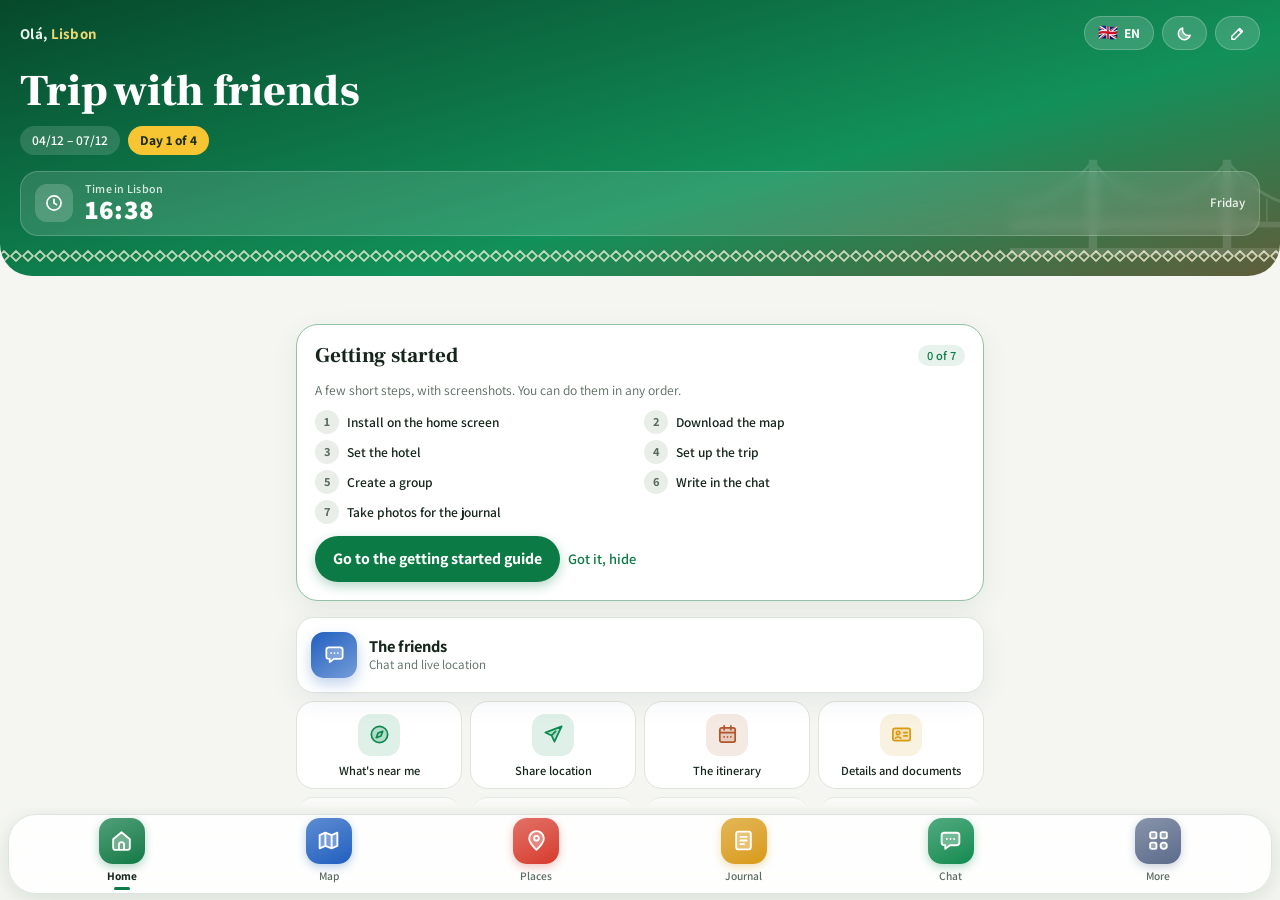
<file: index.html>
<!doctype html>
<html lang="he" dir="rtl">
<head>
<meta charset="utf-8">
<meta name="viewport" content="width=device-width, initial-scale=1, viewport-fit=cover">
<title>ליסבון שלנו</title>
<script src="i18n.js"></script>
<meta name="description" content="המדריך האישי לטיול בליסבון: מפה חיה, שופינג, מסעדות, מסלול וכלים">
<meta name="theme-color" content="#f5f6f1" media="(prefers-color-scheme: light)">
<meta name="theme-color" content="#0c1611" media="(prefers-color-scheme: dark)">
<meta name="apple-mobile-web-app-capable" content="yes">
<meta name="apple-mobile-web-app-title" content="ליסבון">
<link rel="manifest" href="manifest.webmanifest">
<script>/* קישור הזמנה באייפון: בלי manifest, "הוספה למסך הבית" שומרת את הכתובת עם הקוד, והאפליקציה שבמסך הבית מצטרפת לבד */
if (/[?&][jk]=/.test(location.search) && /iPhone|iPad|iPod/.test(navigator.userAgent) && !/CriOS|FxiOS|EdgiOS/.test(navigator.userAgent) && !navigator.standalone) document.querySelector('link[rel=manifest]').remove();</script>
<link rel="icon" href="icon.svg" type="image/svg+xml">
<link rel="apple-touch-icon" sizes="180x180" href="icon-180.png">
<link rel="preconnect" href="https://fonts.googleapis.com">
<link rel="preconnect" href="https://fonts.gstatic.com" crossorigin>
<link rel="stylesheet" href="https://fonts.googleapis.com/css2?family=Assistant:wght@400;500;600;700&family=Frank+Ruhl+Libre:wght@500;700;900&family=Gveret+Levin&family=Caveat:wght@500;700&display=swap">
<link rel="stylesheet" href="vendor/leaflet.css">
<link rel="stylesheet" href="app.css">
<script>/* מצב בהיר / כהה שנבחר ידנית: מפעילים או מכבים את כללי ה-CSS של "מצב כהה", בלי לשכפל אותם */
window.applyTheme = function (t) {
  for (var i = 0; i < document.styleSheets.length; i++) { var rules; try { rules = document.styleSheets[i].cssRules; } catch (e) { continue; }
    for (var j = 0; j < rules.length; j++) { var r = rules[j]; if (!r.media) continue; r._q = r._q || r.media.mediaText; if (!/prefers-color-scheme/.test(r._q)) continue;
      r.media.mediaText = !t ? r._q : (t === 'dark') === /dark/.test(r._q) ? 'all' : 'not all'; } }
  document.documentElement.dataset.theme = t || ''; document.documentElement.style.colorScheme = t || 'light dark';
  var m = document.querySelector('meta[name=theme-color]'); if (m && t) { m.removeAttribute('media'); m.content = t === 'dark' ? '#0c1611' : '#f5f6f1'; }
};
try { var th = localStorage.getItem('lisboa.theme'); if (th === 'dark' || th === 'light') applyTheme(th); } catch (e) {}</script>
</head>
<body>

<main id="app">
  <!-- בית -->
  <section class="view" id="v-home" data-view="home">
    <header class="hero">
      <div class="hero-top">
        <p class="eyebrow">אוֹלָה, <span>ליסבון</span></p>
        <span class="hero-btns"><button class="hero-set hero-lang" id="langBtn" type="button" translate="no" aria-label="Language"><i id="langFlag"></i><b id="langNow"></b></button>
        <button class="hero-set round" id="themeBtn" type="button" aria-label="מצב בהיר או כהה"></button>
        <button class="hero-set round" id="tripBtn" type="button" aria-label="הגדרות הנסיעה"><svg viewBox="0 0 24 24" width="15" height="15" fill="none" stroke="currentColor" stroke-width="2.2" stroke-linecap="round" stroke-linejoin="round"><path d="M4 20h4L19 9l-4-4L4 16z"/><path d="M13.5 6.5l4 4"/></svg></button></span>
      </div>
      <h1 id="heroTitle"></h1>
      <p class="hero-sub"><span id="heroDates"></span><b id="heroCount"></b></p>
      <div class="hero-clock"><i><svg viewBox="0 0 24 24" width="20" height="20" fill="none" stroke="currentColor" stroke-width="2" stroke-linecap="round" aria-hidden="true"><circle cx="12" cy="12" r="8.500"/><path d="M12 7.500V12l3 2"/></svg></i><span><small>השעה בליסבון</small><b id="heroTime" translate="no"></b></span><em id="heroDay"></em></div>
      <svg class="hero-art" viewBox="0 0 320 120" aria-hidden="true">
        <g fill="currentColor">
          <rect x="0" y="84" width="320" height="6"/>
          <rect x="84" y="18" width="9" height="94"/><rect x="227" y="18" width="9" height="94"/>
          <rect x="80" y="40" width="17" height="4"/><rect x="223" y="40" width="17" height="4"/><rect x="80" y="62" width="17" height="4"/><rect x="223" y="62" width="17" height="4"/>
          <rect x="0" y="112" width="320" height="8"/>
        </g>
        <g fill="none" stroke="currentColor" stroke-width="3" stroke-linecap="round">
          <path d="M0 66Q46 70 88 20Q160 104 232 20Q274 70 320 66"/>
          <path stroke-width="1.5" d="M110 44v40M128 60v24M146 70v14M160 73v11M174 70v14M192 60v24M210 44v40M66 46v38M46 60v24M24 66v18M254 46v38M274 60v24M296 66v18"/>
        </g>
      </svg>
    </header>
    <div class="stack">
      <div id="weather" class="weather" aria-label="תחזית"></div>
      <p class="wx-upd" id="wxUpd"></p>
      <section class="card note-home" id="noteHome" hidden></section>
      <div id="alertBox"></div>
      <section class="card install" id="installCard" hidden>
        <img src="icon-180.png" alt="" width="56" height="56">
        <div><h2>התקנה למסך הבית</h2><p class="muted small" id="installTxt"></p>
        <div class="row"><button class="btn sm" id="installBtn" type="button">התקנה</button><button class="link" id="installHide" type="button">לא עכשיו</button></div></div>
      </section>
      <section class="card starthome" id="startHome" hidden>
        <div class="card-head"><h2>איך מתחילים</h2><span class="pill" id="startCount"></span></div>
        <p class="muted small">כמה צעדים קצרים, עם צילומי מסך. אפשר לעשות אותם בכל סדר.</p>
        <div class="start-dots" id="startDots"></div>
        <div class="row"><button class="btn" data-jump="startCard" type="button">למדריך ההתחלה</button><button class="link" id="startHide" type="button">הבנתי, להסתיר</button></div>
      </section>
      <section class="card setup" id="setupCard" hidden>
        <h2>איזו נסיעה זו?</h2>
        <p class="muted small">בנות, בנים, משפחה או חברים, ואולי יום הולדת? לפי זה יותאמו ההמלצות, המסלול והיומן.</p>
        <div class="row"><button class="btn" id="setupBtn" type="button">הגדרת הנסיעה</button><button class="btn ghost" data-go="group" type="button">יש לי קוד קבוצה</button></div>
      </section>
      <div class="quick">
        <button class="qbtn wide" data-go="group"><i class="ic" data-ic="chat" style="--c:#1f5fbf"></i><span><b class="grpname">הקבוצה</b><small id="grpHint">צ׳אט ומיקום חי</small></span><span class="faces" id="grpFaces"></span><em class="nbadge" id="grpBadge" hidden></em></button>
        <button class="qbtn" data-act="near"><i class="ic" data-ic="compass" style="--c:#0b8a4f"></i><span><b>מה קרוב אליי</b><small>מקומות לפי מרחק</small></span></button>
        <button class="qbtn" data-act="share"><i class="ic" data-ic="send" style="--c:#0b8a4f"></i><span><b>שיתוף מיקום</b><small>שליחה בוואטסאפ</small></span></button>
        <button class="qbtn" data-go="plan"><i class="ic" data-ic="cal" style="--c:#b0562a"></i><span><b>המסלול</b><small id="todayPlan"></small></span></button>
        <button class="qbtn" data-jump="meCard"><i class="ic" data-ic="id" style="--c:#d99a12"></i><span><b>פרטים ומסמכים</b><small>דרכון, ביטוח, אישורים</small></span></button>
        <button class="qbtn" data-jump="taxCard"><i class="ic" data-ic="percent" style="--c:#d99a12"></i><span><b>Tax Free</b><small>איך מקבלים החזר מס</small></span></button>
        <button class="qbtn" data-jump="offlineCard"><i class="ic" data-ic="download" style="--c:#1f5fbf"></i><span><b>מפה בלי אינטרנט</b><small id="offHint">הורדה לטלפון</small></span></button>
        <button class="qbtn" data-act="favs"><i class="ic" data-ic="heart" style="--c:#d6392b"></i><span><b>הרשימה שלי</b><small id="favCount"></small></span></button>
        <button class="qbtn" data-go="journal"><i class="ic" data-ic="book" style="--c:#d6392b"></i><span><b>היומן שלנו</b><small>תמונות ורגעים</small></span></button>
      </div>
      <section class="card" id="hotelCard"></section>
      <section class="card" id="flightsCard"></section>
      <details class="card bday" id="occCard" hidden></details>
      <section>
        <div class="sec-head"><h2>אסור לפספס</h2><button class="link" data-go="places">לכל המקומות</button></div>
        <div class="rail" id="topRail"></div>
      </section>
    </div>
  </section>

  <!-- מפה -->
  <section class="view" id="v-map" data-view="map" hidden>
    <div id="map"></div>
    <div class="map-chips chips" id="mapChips"></div>
    <div class="map-fabs">
      <button class="fab" id="btnLocate" aria-label="המיקום שלי">
        <svg viewBox="0 0 24 24" width="22" height="22" fill="none" stroke="currentColor" stroke-width="2"><circle cx="12" cy="12" r="3.5"/><path d="M12 2v4M12 18v4M2 12h4M18 12h4"/></svg>
      </button>
      <button class="fab" id="btnLayers" aria-label="סוג המפה">
        <svg viewBox="0 0 24 24" width="22" height="22" fill="none" stroke="currentColor" stroke-width="2" stroke-linejoin="round"><path d="M12 3 3 8l9 5 9-5zM3 12l9 5 9-5M3 16l9 5 9-5"/></svg>
      </button>
      <button class="fab" id="btnHotel" aria-label="המלון">
        <svg viewBox="0 0 24 24" width="22" height="22" fill="none" stroke="currentColor" stroke-width="2"><path d="M3 21V10l9-7 9 7v11h-6v-6H9v6z"/></svg>
      </button>
    </div>
    <div class="map-status" id="gpsStatus" hidden></div>
  </section>

  <!-- מקומות -->
  <section class="view" id="v-places" data-view="places" hidden>
    <header class="page-head">
      <h1>מקומות</h1>
      <input type="search" id="search" placeholder="חיפוש: אריחים, גג, פשטל…" autocomplete="off">
    </header>
    <div class="area-box" id="areaBox" hidden>
      <div class="sec-head"><h2>איפה כדאי לגור</h2><span class="muted small">אזורים ומלונות</span></div>
      <div class="rail" id="areaRail"></div>
    </div>
    <div class="chips" id="placeChips"></div>
    <div class="sortbar" id="sortbar">
      <button data-sort="rec" class="on">מומלצים</button>
      <button data-sort="me">קרוב אליי</button>
      <button data-sort="hotel">קרוב למלון</button>
    </div>
    <div class="list" id="placeList"></div>
  </section>

  <!-- יומן -->
  <section class="view" id="v-journal" data-view="journal" hidden>
    <header class="page-head jr-head">
      <div class="jr-tabs" role="tablist"><button id="jrTabMe" type="button">היומן שלי <em id="jrNMe"></em></button><button id="jrTabUs" type="button">היומן המשותף <em id="jrNUs"></em></button></div>
      <p class="jr-kicker" id="jrKicker"></p>
      <h1 class="hand" id="jrTitle">היומן שלי</h1>
    </header>
    <div class="jr-actions">
      <label class="btn" for="camIn"><svg viewBox="0 0 24 24" width="20" height="20" fill="none" stroke="currentColor" stroke-width="2" stroke-linejoin="round"><path d="M4 8h3l2-3h6l2 3h3v11H4z"/><circle cx="12" cy="13" r="3.5"/></svg>צילום</label>
      <label class="btn ghost" for="vidIn"><svg viewBox="0 0 24 24" width="20" height="20" fill="none" stroke="currentColor" stroke-width="2" stroke-linejoin="round"><rect x="3" y="6" width="13" height="12" rx="2"/><path d="M16 10l5-3v10l-5-3z"/></svg>סרטון</label>
      <label class="btn ghost" for="upIn">העלאה</label>
      <button class="btn ghost" id="jrNote">כתיבה</button>
    </div>
    <input type="file" id="camIn" accept="image/*" capture="environment" hidden>
    <input type="file" id="vidIn" accept="video/*" capture="environment" hidden>
    <input type="file" id="upIn" accept="image/*,video/*" multiple hidden>
    <div class="jr-show"><button class="btn sea" id="jrShow" type="button"><svg viewBox="0 0 24 24" width="20" height="20" fill="currentColor"><path d="M8 5v14l11-7z"/></svg><span id="jrShowTxt">מצגת הטיול</span></button><button class="btn ghost" id="bkOpen" type="button">גיבוי תמונות<em class="nbadge" id="bkCount" hidden></em></button></div>
    <div class="bk-banner" id="bkBanner" hidden><span id="bkBannerTxt"></span><button class="btn sm" id="bkBannerBtn" type="button">גיבוי עכשיו</button><button class="link" id="bkBannerX" type="button">אחר כך</button></div>
    <div id="jrBody"></div>
  </section>

  <!-- הבנות -->
  <section class="view" id="v-group" data-view="group" hidden>
    <header class="page-head"><h1 class="grpname">הקבוצה</h1><p class="muted" id="grpStatus"></p></header>
    <div class="stack" id="grpJoin">
      <section class="card">
        <h2>להצטרף לקבוצה</h2>
        <p class="invited" id="grpInvited" hidden></p>
        <form id="grpJoinForm" class="form-in">
          <label>השם שלך<input id="grpName" autocomplete="off" maxlength="16" placeholder="השם שלך"></label>
          <label>קוד הקבוצה<input id="grpCodeIn" autocomplete="off" autocapitalize="characters" placeholder="XXXX-XXXX" dir="ltr"></label>
          <button class="btn">הצטרפות עם הקוד</button>
        </form>
        <p class="muted small" style="margin:14px 0 8px">מי שמארגן פותח קבוצה, מגדיר את הנסיעה ושולח את הקוד לכולם:</p>
        <button class="btn ghost" id="grpNew" type="button">פתיחת קבוצה חדשה</button>
      </section>
      <p class="muted small center">ההודעות והמיקומים מוצפנים בטלפון עם הקוד. רק מי שיש לו את הקוד יכול לקרוא.</p>
    </div>
    <div class="stack" id="grpMain" hidden>
      <section class="card" id="tripCard"></section>
      <section class="card">
        <div class="card-head"><div><small class="muted">קוד הקבוצה</small><div class="gcode" id="grpCode" dir="ltr"></div></div><button class="btn sm" id="grpInvite">הזמנה לקבוצה</button></div>
        <div class="myav"><span id="myFace"></span><div><b>התמונה שלי</b><small class="muted">הקבוצה תראה אותה בצ׳אט, במפה ובעמוד הבית</small>
          <div class="row"><label class="btn sm" for="avIn">בחירת תמונה</label><button class="link" id="avClear" type="button" hidden>הסרה</button></div></div></div>
        <input type="file" id="avIn" accept="image/*" hidden>
        <label class="switch"><input type="checkbox" id="grpShare"><span>לשתף את המיקום שלי עם הקבוצה</span></label>
        <div id="grpMembers" class="mems"></div>
      </section>
      <button class="btn" data-go="chat" type="button">פתיחת הצ׳אט</button>
      <section class="card" id="pushNative" hidden>
        <div class="card-head"><h2 class="h-ic"><i class="ic" data-ic="phone" style="--c:#d6392b"></i>התראות</h2><span class="pill" id="pushState"></span></div>
        <p class="muted small" id="pushTxt">התראה קופצת על כל הודעה בצ׳אט, גם כשהאפליקציה סגורה. לחיצה עליה פותחת את האפליקציה.</p>
        <div class="row" style="margin-top:10px"><button class="btn" id="pushOn" type="button">הפעלת התראות</button><button class="btn ghost sm" id="pushTest" type="button" hidden>התראת ניסיון</button></div>
      </section>
      <section class="card"><h2>מקומות שסימנו</h2><div id="grpFavs" class="tags"></div></section>
      <button class="link center" id="grpLeave">יציאה מהקבוצה</button>
      <p class="muted small center">כשהאפליקציה פתוחה ההודעות מגיעות מיד, עם צליל.</p>
    </div>
  </section>

  <!-- צ׳אט -->
  <section class="view chatview" id="v-chat" data-view="chat" hidden>
    <header class="chat-head"><button class="chat-hd" data-go="group" type="button" aria-label="פרטי הקבוצה"><span class="faces" id="chatFaces"></span><span class="chat-tt"><b id="chatTitle">הצ׳אט שלנו</b><small id="chatStatus"></small></span><svg class="chat-chev" width="20" height="20" viewBox="0 0 24 24" fill="none" stroke="currentColor" stroke-width="2" stroke-linecap="round" stroke-linejoin="round" aria-hidden="true"><path d="M15 6l-6 6 6 6"/></svg></button></header>
    <div class="chat-empty" id="chatEmpty" hidden><p>עוד אין קבוצה. פותחים קבוצה או מצטרפות עם קוד, ואז הצ׳אט נפתח כאן.</p><button class="btn" data-go="group" type="button">לקבוצה</button></div>
    <div class="chat-body" id="chatBody">
        <div class="chat-wrap"><div id="grpChat" class="chat"></div>
          <button type="button" class="chat-down" id="chatDown" aria-label="להודעות האחרונות" hidden><svg width="22" height="22" viewBox="0 0 24 24" fill="none" stroke="currentColor" stroke-width="2" stroke-linecap="round" stroke-linejoin="round" aria-hidden="true"><path d="M6 9l6 6 6-6"/></svg><em id="chatDownN" hidden></em></button></div>
        <div id="grpQuick" class="tags"><button class="tag" type="button">איפה כולם?</button><button class="tag" type="button">אני בדרך</button><button class="tag" type="button">נפגשים במלון</button><button class="tag" type="button" data-here>📍 אני כאן, בואו</button></div>
        <div id="emojiPanel" class="emoji-panel" hidden></div>
        <div class="composer">
          <div class="replybar" id="replyBar" hidden><span class="rb-txt"><b id="replyWho"></b><small id="replyTxt" translate="no" dir="auto"></small></span><button type="button" class="rb-x" id="replyX" aria-label="ביטול"><svg width="18" height="18" viewBox="0 0 24 24" fill="none" stroke="currentColor" stroke-width="2" stroke-linecap="round" stroke-linejoin="round" aria-hidden="true"><path d="M6 6l12 12M18 6L6 18"/></svg></button></div>
          <form id="grpForm" class="chatform">
            <div class="cpill"><button type="button" class="cbtn" id="emojiBtn" aria-label="סמיילים"><svg width="24" height="24" viewBox="0 0 24 24" fill="none" stroke="currentColor" stroke-width="2" stroke-linecap="round" stroke-linejoin="round" aria-hidden="true"><circle cx="12" cy="12" r="9"/><path d="M8.500 14.500a4.500 4.500 0 0 0 7 0M9 9.500h.01M15 9.500h.01"/></svg></button><textarea id="grpText" rows="1" autocomplete="off" maxlength="1000" placeholder="הודעה לקבוצה…" dir="auto"></textarea><label class="cbtn" for="chatFile" aria-label="צירוף תמונה או מסמך"><svg width="23" height="23" viewBox="0 0 24 24" fill="none" stroke="currentColor" stroke-width="2" stroke-linecap="round" stroke-linejoin="round" aria-hidden="true"><path d="M20.500 11.500l-8.300 8.300a5 5 0 0 1-7.100-7.100l8.500-8.500a3.300 3.300 0 0 1 4.700 4.700l-8.500 8.500a1.700 1.700 0 0 1-2.400-2.400l7.800-7.800"/></svg></label></div>
            <button class="cround send" id="sendBtn" aria-label="שליחה" hidden><svg width="21" height="21" viewBox="0 0 24 24" fill="none" stroke="currentColor" stroke-width="2" stroke-linecap="round" stroke-linejoin="round" aria-hidden="true"><path d="M2 12 21 3l-6 18-3-8z"/></svg></button>
            <button type="button" class="cround mic" id="micBtn" aria-label="הקלטת הודעה קולית" hidden><svg width="22" height="22" viewBox="0 0 24 24" fill="none" stroke="currentColor" stroke-width="2" stroke-linecap="round" stroke-linejoin="round" aria-hidden="true"><rect x="9" y="3" width="6" height="11" rx="3"/><path d="M5.500 11a6.500 6.500 0 0 0 13 0M12 17.500V21"/></svg></button>
          </form>
          <div class="recbar" id="recBar" hidden><button type="button" class="cbtn rec-x" id="recCancel" aria-label="ביטול ההקלטה"><svg width="22" height="22" viewBox="0 0 24 24" fill="none" stroke="currentColor" stroke-width="2" stroke-linecap="round" stroke-linejoin="round" aria-hidden="true"><path d="M4 7h16M9 7V4.500h6V7M6.500 7l1 12.500h9l1-12.500M10 11v5M14 11v5"/></svg></button><i class="rec-dot"></i><b id="recTime" translate="no">0:00</b><span class="rec-hint">מקליטה…</span><button type="button" class="cround send" id="recSend" aria-label="שליחת ההקלטה"><svg width="21" height="21" viewBox="0 0 24 24" fill="none" stroke="currentColor" stroke-width="2" stroke-linecap="round" stroke-linejoin="round" aria-hidden="true"><path d="M2 12 21 3l-6 18-3-8z"/></svg></button></div>
        </div>
        <input type="file" id="chatFile" hidden>
    </div>
  </section>

  <!-- מסלול -->
  <section class="view" id="v-plan" data-view="plan" hidden>
    <header class="page-head">
      <h1>ארבעה ימים</h1>
      <p class="muted">הצעה גמישה. לוחצים על מקום כדי לראות פרטים ולנווט.</p>
    </header>
    <div class="daytabs" id="dayTabs"></div>
    <div id="planBody"></div>
  </section>

  <!-- עוד -->
  <section class="view" id="v-more" data-view="more" hidden>
    <header class="page-head"><h1>ארגז כלים</h1></header>
    <div class="stack">
      <details class="card acc" id="notesCard" open>
        <summary><i class="ic" data-ic="cal" style="--c:#d99a12"></i>פנקס ותזכורות <span class="pill" id="notesCount" hidden></span></summary>
        <form id="noteForm" class="note-form">
          <input id="noteText" maxlength="200" autocomplete="off" placeholder="מה לזכור? להזמין שולחן, לקנות מתנה…">
          <button type="button" class="note-bell" id="noteBell" aria-label="הוספת תזכורת עם שעה">⏰</button>
          <button class="btn sm">הוספה</button>
          <label id="noteWhen" class="note-when" hidden>מתי להזכיר<input id="noteAt" type="datetime-local"></label>
        </form>
        <div id="notesList" class="notes-list"></div>
        <p class="muted small">תזכורת עם שעה מופיעה במסך הבית ביום שלה וקופצת כשהאפליקציה פתוחה. הפנקס אישי ונשמר בטלפון, לכל נסיעה בנפרד.</p>
      </details>

      <details class="card acc" id="startCard">
        <summary><i class="ic" data-ic="compass" style="--c:#0b8a4f"></i>איך מתחילים</summary>
        <p class="muted small">כמה צעדים, עם צילומי מסך וכפתור שמוביל ישר למקום. צעד שהושלם מסומן ב־✓.</p>
        <div id="startSteps" class="start-steps"></div>
      </details>

      <details class="card acc" id="guideCard">
        <summary><i class="ic" data-ic="bulb" style="--c:#d99a12"></i>מדריך לאפליקציה</summary>
        <p class="muted small">כל מה שחשוב לדעת, בשפה פשוטה. לוחצים על נושא כדי לפתוח.</p>
        <div id="guide" class="guide"></div>
      </details>

      <details class="card acc" id="tripsCard">
        <summary><i class="ic" data-ic="bag" style="--c:#b0562a"></i>הנסיעות שלי</summary>
        <p class="muted small">נוסעים שוב לליסבון? הנסיעה הנוכחית נשמרת עם היומן, הצ'אט והמסלול שלה, ומתחילים נסיעה חדשה ונקייה. אפשר לחזור לכל נסיעה שמורה, וגם למחוק נסיעה יחד עם היומן שלה.</p>
        <div id="tripsList" class="trips"></div>
        <button class="btn" id="tripNew" type="button">התחלת נסיעה חדשה</button>
      </details>

      <details class="card acc" id="meCard">
        <summary><i class="ic" data-ic="id" style="--c:#d99a12"></i>הפרטים והמסמכים שלי</summary>
        <p class="muted small">נשמר רק בטלפון הזה ולא נשלח לשום מקום.</p>
        <div class="grid2" id="meForm">
          <label class="wide">שם מלא, כמו בדרכון<input id="me_name" data-k="name" autocomplete="off"></label>
          <label>מספר דרכון<input id="me_pass" data-k="pass" autocomplete="off" autocapitalize="characters"></label>
          <label>תוקף הדרכון<input id="me_passExp" data-k="passExp" type="date"></label>
          <label>חברת ביטוח<input id="me_ins" data-k="ins" autocomplete="off"></label>
          <label>מספר פוליסה<input id="me_insNo" data-k="insNo" autocomplete="off"></label>
          <label class="wide">מוקד החירום של הביטוח<input id="me_insTel" data-k="insTel" type="tel" autocomplete="off"></label>
          <label>איש קשר לחירום<input id="me_ice" data-k="ice" autocomplete="off"></label>
          <label>הטלפון שלו<input id="me_iceTel" data-k="iceTel" type="tel" autocomplete="off"></label>
          <label class="wide">מספר אישור ההזמנה במלון<input id="me_hotelRef" data-k="hotelRef" autocomplete="off"></label>
          <label class="wide">מידע רפואי חשוב (אלרגיות, תרופות, סוג דם)<input id="me_med" data-k="med" autocomplete="off"></label>
        </div>
        <div id="meNote"></div>
        <h3 class="sub-h">מסמכים מצולמים</h3>
        <p class="muted small">דרכון, כרטיס עלייה למטוס, ביטוח, אישור מלון. התמונה מטושטשת עד שלוחצים עליה.</p>
        <select id="docType" aria-label="סוג המסמך">
          <option>דרכון</option><option>כרטיס עלייה למטוס</option><option>כרטיס טיסה</option><option>ביטוח נסיעות</option><option>אישור הזמנת מלון</option><option>מסמך אחר</option>
        </select>
        <div class="row">
          <label class="btn sm" for="docCam">צילום המסמך</label>
          <label class="btn ghost sm" for="docUp">העלאה מהגלריה</label>
        </div>
        <input type="file" id="docCam" accept="image/*" capture="environment" hidden>
        <input type="file" id="docUp" accept="image/*" hidden>
        <div id="docGrid" class="docgrid"></div>
      </details>

      <section class="card" id="offlineCard">
        <div class="card-head"><h2 class="h-ic"><i class="ic" data-ic="download" style="--c:#1f5fbf"></i>מפה בלי אינטרנט</h2><span class="pill" id="offState"></span></div>
        <p class="muted small">מורידה לטלפון את מפת הרחובות של מרכז ליסבון ברמת רחוב ואת כל האזור: בלם, שדה התעופה, סינטרה וקשקאיש. כ־20 מ״ב, עדיף ב־Wi‑Fi לפני הטיסה. ה־GPS עובד גם בלי חבילת גלישה.</p>
        <progress id="offBar" max="100" value="0" hidden></progress>
        <div class="row" style="margin-top:10px"><button class="btn sea" id="offBtn">הורדת המפה</button><span class="muted small" id="offMsg"></span></div>
      </section>

      <details class="card acc" id="taxCard">
        <summary><i class="ic" data-ic="percent" style="--c:#d99a12"></i>החזר מס – Tax Free</summary>
        <p>תיירות מחוץ לאיחוד האירופי (דרכון ישראלי) זכאיות להחזר המע״מ על קניות. המע״מ בפורטוגל 23%, וההחזר בפועל אחרי עמלה הוא בערך <b>12–15 אחוז מהמחיר</b>.</p>
        <div class="conv taxcalc">
          <label>סכום הקנייה ב־€<input id="taxAmt" type="number" inputmode="decimal"></label>
          <label>החזר משוער<output id="taxOut" class="out" dir="auto">—</output></label>
        </div>
        <h3 class="sub-h">בחנות</h3>
        <ol class="steps">
          <li>מינימום של <b>בערך 61.50 אירו בחנות אחת באותו יום</b>. כדאי לרכז קניות בחנות אחת או בכל־בו כמו אל קורטה אינגלס.</li>
          <li>לחפש שלט Tax Free (Global Blue או Planet) ולבקש בקופה: <b dir="ltr">"Tax free form, please"</b>.</li>
          <li>להציג <b>דרכון</b>. יש חנויות שמסתפקות בצילום, אבל לא כולן.</li>
          <li>לשמור את הטופס יחד עם הקבלה, ולא להשתמש במוצרים: הם צריכים לצאת מפורטוגל חדשים, עם התוויות.</li>
        </ol>
        <h3 class="sub-h">בשדה התעופה, ביום החזרה</h3>
        <ol class="steps">
          <li>להגיע <b>כ־45 דקות מוקדם יותר</b>. במוצאי שבת יכול להיות תור.</li>
          <li><b>לפני הצ׳ק־אין</b>, אם הקניות במזוודה: לגשת לעמדות האימות האלקטרוניות (e‑Taxfree) או לדלפק המכס באולם היציאות, עם הטפסים, הקבלות, הדרכון, כרטיס הטיסה והמוצרים עצמם.</li>
          <li>אחרי ביקורת הדרכונים: דלפק Global Blue או Planet. החזר <b>לכרטיס האשראי</b> מלא יותר, במזומן יש עמלה נוספת.</li>
          <li>אין זמן או שהדלפק סגור? לשלשל את הטופס החתום לתיבת הדואר של חברת ההחזר שליד הדלפק.</li>
        </ol>
        <p class="muted small">ההחזר לא חל על מסעדות, מלון ושירותים. הנהלים והעמלות משתנים בין חברות, כדאי לשאול בחנות.</p>
      </details>

      <details class="card acc" open>
        <summary><i class="ic" data-ic="euro" style="--c:#d99a12"></i>מחשבון אירו ⇄ שקל</summary>
        <div class="conv">
          <label>אירו<input id="eur" type="number" inputmode="decimal"></label>
          <label>שקלים<input id="ils" type="number" inputmode="decimal"></label>
        </div>
        <p class="muted small">שער: <input id="rate" class="rate" type="number" step="0.01" inputmode="decimal"> ₪ לאירו <span id="rateSrc"></span></p>
      </details>

      <details class="card acc">
        <summary><i class="ic" data-ic="wallet" style="--c:#0b8a4f"></i>קופה משותפת</summary>
        <p class="muted small">מי שילם על מה, ומי מעביר למי בסוף.</p>
        <form id="kupaPeople" class="row">
          <input id="personName" placeholder="שם של משתתף" autocomplete="off">
          <button class="btn sm">הוספה</button>
        </form>
        <div class="tags" id="peopleTags"></div>
        <form id="kupaExp" class="grid2">
          <input id="expDesc" placeholder="על מה? (מונית, ארוחה…)" autocomplete="off">
          <input id="expAmt" type="number" step="0.01" inputmode="decimal" placeholder="סכום ב־€">
          <select id="expPayer" aria-label="מי שילם"></select>
          <button class="btn sm">רישום</button>
        </form>
        <div id="kupaList"></div>
        <div id="kupaSum"></div>
      </details>

      <details class="card acc">
        <summary><i class="ic" data-ic="bag" style="--c:#b0562a"></i>רשימת אריזה <span class="pill" id="packCount"></span></summary>
        <div id="packList" class="checks"></div>
        <form id="packAdd" class="row">
          <input id="packNew" placeholder="להוסיף פריט" autocomplete="off">
          <button class="btn sm">הוספה</button>
        </form>
      </details>

      <details class="card acc">
        <summary><i class="ic" data-ic="bulb" style="--c:#d99a12"></i>טיפים שכדאי לדעת</summary>
        <div id="tips"></div>
      </details>

      <details class="card acc">
        <summary><i class="ic" data-ic="chat" style="--c:#1f5fbf"></i>פורטוגזית בשתי דקות</summary>
        <div id="phrases" class="phrases"></div>
      </details>

      <details class="card acc">
        <summary><i class="ic" data-ic="phone" style="--c:#d6392b"></i>מספרי חירום</summary>
        <div id="emergency" class="emg"></div>
        <p class="muted small">לחיצה על מספר מחייגת. כדאי לשמור גם את מספר הביטוח.</p>
      </details>

      <section class="card langs" translate="no">
        <div class="card-head"><h2>שפה · Language</h2><button class="btn sm ghost" id="langOpen2" type="button"><span id="langFlag2"></span> <span id="langName2"></span></button></div>
      </section>
      <section class="card about">
        <h2>אודות</h2>
        <p><b>ליסבון שלנו</b> · מדריך ומלווה לטיול בליסבון</p>
        <p>פיתוח: דודו טל</p>
        <p class="muted small">© 2026 כל הזכויות שמורות.</p>
        <p class="small lic-info" id="licInfo" hidden></p>
      </section>
      <div class="center"><button class="btn ghost sm" id="updBtn" type="button">בדיקת עדכון</button> <span class="muted small" id="verTxt"></span></div>
      <p class="muted small center">שעות ומחירים משתנים – כדאי לוודא בגוגל מפות לפני שיוצאים.<br>כל מה שהזנת נשמר רק בטלפון הזה.</p>
    </div>
  </section>
</main>

<nav class="tabbar" aria-label="ניווט">
  <button data-go="home" style="--c:#0b7a45" class="on"><i class="tic" data-ic="home"></i>בית</button>
  <button data-go="map" style="--c:#1f5fbf"><i class="tic" data-ic="map"></i>מפה</button>
  <button data-go="places" style="--c:#d6392b"><i class="tic" data-ic="pin"></i>מקומות</button>
  <button data-go="journal" style="--c:#d99a12"><i class="tic" data-ic="book"></i>יומן</button>
  <button data-go="chat" style="--c:#0b8a4f"><i class="tic" data-ic="chat"></i>צ׳אט<em class="tbadge" id="chatBadge" hidden></em></button>
  <button data-go="more" style="--c:#5b6b8a"><i class="tic" data-ic="grid"></i>עוד<em class="tdot" id="moreDot" hidden></em></button>
</nav>

<!-- גיליון מקום -->
<dialog id="sheet" class="sheet"><div id="sheetBody"></div></dialog>

<!-- טופס טיסה -->
<dialog id="flightDlg" class="sheet">
  <form id="flightForm" method="dialog" class="form">
    <h2>טיסה</h2>
    <label>כיוון
      <select id="fDir"><option value="out">הלוך – לליסבון</option><option value="back">חזור – הביתה</option></select>
    </label>
    <div class="grid2">
      <label>מספר טיסה<input id="fNum" placeholder="LY541" autocapitalize="characters" autocomplete="off" required></label>
      <label>חברת תעופה<input id="fAir" placeholder="אל על" autocomplete="off"></label>
      <label>תאריך<input id="fDate" type="date" required></label>
      <label>שעת המראה<input id="fTime" type="time" required></label>
      <label>שעת נחיתה<input id="fArr" type="time"></label>
      <label>מספר הזמנה<input id="fRef" autocomplete="off" autocapitalize="characters"></label>
    </div>
    <label>הערות<input id="fNote" placeholder="טרמינל, מושב, כבודה…" autocomplete="off"></label>
    <div class="row end">
      <button type="button" class="btn ghost" id="fCancel">ביטול</button>
      <button class="btn" value="save">שמירה</button>
    </div>
  </form>
</dialog>

<!-- רשומת יומן -->
<dialog id="entryDlg" class="sheet">
  <form id="entryForm" method="dialog" class="form">
    <div class="entry-img" id="entryImgWrap" hidden><img id="entryImg" alt=""><video id="entryVid" controls playsinline preload="metadata" hidden></video></div>
    <p class="muted small" id="entryVidNote" hidden></p>
    <label class="hand-label">מה היה כאן?
      <textarea id="entryText" rows="3" placeholder="כמה מילים לזיכרון…"></textarea>
    </label>
    <label>איפה<select id="entryPlace"></select></label>
    <a class="link small" id="entryMapLink" target="_blank" rel="noopener" hidden>פתיחה במפה</a>
    <div class="tags" id="entryTags"></div>
    <div class="jr-where"><small>איפה לשמור</small>
    <label class="switch"><input type="checkbox" id="entryPersonal"><span id="entryPersonalTxt">ביומן האישי שלי</span></label>
    <label class="switch" id="entryShareRow" hidden><input type="checkbox" id="entryShared"><span>ביומן המשותף של הקבוצה</span></label></div>
    <div class="row end">
      <button type="button" class="btn ghost sm" id="entryDel">מחיקה</button>
      <button type="button" class="btn ghost sm" id="entryShare">שיתוף</button>
      <button class="btn" value="save" autofocus>שמירה ביומן</button>
    </div>
  </form>
</dialog>

<dialog id="layerDlg" class="sheet">
  <div class="form"><h2>סוג המפה</h2><div id="layerList" class="opts"></div>
  <p class="muted small">לניווט מדויק צעד־צעד: לחיצה על מקום ואז "ניווט בגוגל מפות".</p></div>
</dialog>

<dialog id="locDlg" class="sheet">
  <div class="form" id="locAsk">
    <h2>להציג אותך על המפה?</h2>
    <p>כדי לסמן את המיקום שלך על המפה, לחשב מרחקים ולתייג תמונות ביומן, האפליקציה צריכה גישה למיקום. אחרי הלחיצה הטלפון ישאל, ויש לבחור <b>"אפשר"</b>.</p>
    <p class="muted small">המיקום נשאר בטלפון ולא נשלח לאף אחד.</p>
    <div class="row end"><button type="button" class="btn ghost" id="locLater">לא עכשיו</button><button type="button" class="btn" id="locOk">אישור מיקום</button></div>
  </div>
  <div class="form" id="locHelp" hidden>
    <h2>המיקום חסום בטלפון</h2>
    <p>הטלפון לא נותן לדפדפן גישה למיקום, ולכן חלון האישור לא קופץ. מתקנים פעם אחת:</p>
    <ol class="steps">
      <li><b>אייפון:</b> הגדרות ← פרטיות ואבטחה ← שירותי מיקום. לוודא שהמתג למעלה דולק.</li>
      <li>באותה רשימה לבחור את הדפדפן (<b>Chrome</b>, או <b>אתרי Safari</b>) ולסמן <b>"בעת השימוש ביישום"</b> ו<b>"מיקום מדויק"</b>.</li>
      <li>לחזור לכאן, ללחוץ "רענון", וכשהטלפון שואל לבחור <b>"אפשר"</b>.</li>
      <li><b>אנדרואיד:</b> לחיצה על המנעול ליד הכתובת ← הרשאות ← מיקום ← אישור.</li>
    </ol>
    <div class="row end"><button type="button" class="btn ghost" id="locClose">סגירה</button><button type="button" class="btn" id="locReload">רענון</button></div>
  </div>
</dialog>

<dialog id="shotDlg" class="sheet shot"><img id="shotImg" alt=""><button type="button" class="btn" id="shotClose">סגירה</button></dialog>

<dialog id="tripDlg" class="sheet">
  <form id="tripForm" method="dialog" class="form">
    <h2 id="tripDlgTitle">הגדרת הנסיעה</h2>
    <p class="muted small" id="tripDlgNote"></p>
    <div class="opts trip-types" id="tripTypes"></div>
    <label>שם הנסיעה<input id="tripName" maxlength="40" autocomplete="off"></label>
    <div class="grid2">
      <label>אירוע<select id="tripOcc"></select></label>
      <label>תאריך ההגעה<input id="tripStart" type="date"></label>
    </div>
    <div class="trip-hotel"><small class="muted">המלון</small><b id="tripHotel"></b><small class="muted" id="tripHotelNote"></small></div>
    <div class="row end">
      <button type="button" class="btn ghost" id="tripCancel">ביטול</button>
      <button class="btn" value="save" autofocus id="tripSave">שמירה</button>
    </div>
  </form>
</dialog>

<dialog id="licDlg" class="lic-gate">
  <img src="icon-192.png" alt="" width="72" height="72">
  <h2>נדרש קישור הפעלה</h2>
  <p id="licMsg"></p>
  <ol class="inst" id="licSteps" hidden>
    <li>לוחצים על כפתור השיתוף בדפדפן.</li>
    <li>בוחרים <b>"הוספה למסך הבית"</b>.</li>
    <li>פותחים את האפליקציה מהאייקון החדש.</li>
  </ol>
  <form id="licForm">
    <input id="licIn" autocomplete="off" autocapitalize="off" dir="ltr" placeholder="P.xxxxxxxx.xxxx">
    <button class="btn" id="licGo">הפעלה</button>
    <p class="muted small">מדביקים כאן את הקישור או את הקוד שקיבלתם.</p>
  </form>
</dialog>
<dialog id="langDlg" class="sheet" translate="no">
  <h2>שפה · Language · Idioma</h2>
  <div class="lang-list">
    <button type="button" class="lang-opt" data-lang="he" style="--c:#1f5fbf"><i>🇮🇱</i><span><b>עברית</b><small>Hebrew</small></span><em></em></button>
    <button type="button" class="lang-opt" data-lang="en" style="--c:#d6392b"><i>🇬🇧</i><span><b>English</b><small>אנגלית</small></span><em></em></button>
    <button type="button" class="lang-opt" data-lang="es" style="--c:#d99a12"><i>🇪🇸</i><span><b>Español</b><small>ספרדית · Spanish</small></span><em></em></button>
  </div>
</dialog>
<dialog id="taxiDlg" class="taxi-full">
  <button type="button" class="taxi-x" id="taxiClose" aria-label="סגירה">✕</button>
  <p class="taxi-k">Por favor, leve-me a esta morada</p>
  <p class="taxi-big" id="taxiBig" translate="no" dir="ltr"></p>
  <p class="taxi-n" id="taxiName" translate="no" dir="ltr"></p>
  <p class="taxi-he">"בבקשה, קח אותי לכאן"</p>
</dialog>
<dialog id="msgDlg" class="msgmenu">
  <div class="rx-pill" id="msgRx"></div>
  <p class="msg-prev" id="msgPrev" translate="no" dir="auto"></p>
  <div class="msg-acts">
    <button id="msgReply" type="button"><svg width="20" height="20" viewBox="0 0 24 24" fill="none" stroke="currentColor" stroke-width="2" stroke-linecap="round" stroke-linejoin="round" aria-hidden="true"><path d="M9 7l-5 5 5 5M4 12h10a6 6 0 0 1 6 6v1"/></svg><span>השבה</span></button>
    <button id="msgCopy" type="button"><svg width="20" height="20" viewBox="0 0 24 24" fill="none" stroke="currentColor" stroke-width="2" stroke-linecap="round" stroke-linejoin="round" aria-hidden="true"><rect x="9" y="9" width="11" height="11" rx="2"/><path d="M5 15V6a2 2 0 0 1 2-2h9"/></svg><span>העתקה</span></button>
    <button id="msgEdit" type="button"><svg width="20" height="20" viewBox="0 0 24 24" fill="none" stroke="currentColor" stroke-width="2" stroke-linecap="round" stroke-linejoin="round" aria-hidden="true"><path d="M4 20h4L19 9l-4-4L4 16zM13.500 6.500l4 4"/></svg><span>עריכה</span></button>
    <button id="msgInfo" type="button"><svg width="20" height="20" viewBox="0 0 24 24" fill="none" stroke="currentColor" stroke-width="2" stroke-linecap="round" stroke-linejoin="round" aria-hidden="true"><path d="M2 12.500l4 4 8-9M11 16l1 .800 9-9.300"/></svg><span>מי קרא</span></button>
    <button id="msgRetry" type="button"><svg width="20" height="20" viewBox="0 0 24 24" fill="none" stroke="currentColor" stroke-width="2" stroke-linecap="round" stroke-linejoin="round" aria-hidden="true"><path d="M20 12a8 8 0 1 1-2.300-5.600M20 4v4.500h-4.500"/></svg><span>לנסות לשלוח שוב</span></button>
    <button id="msgDelAll" class="dng" type="button"><svg width="20" height="20" viewBox="0 0 24 24" fill="none" stroke="currentColor" stroke-width="2" stroke-linecap="round" stroke-linejoin="round" aria-hidden="true"><path d="M4 7h16M9 7V4.500h6V7M6.500 7l1 12.500h9l1-12.500M10 11v5M14 11v5"/></svg><span>מחיקה אצל כולם</span></button>
    <button id="msgDelMe" class="dng" type="button"><svg width="20" height="20" viewBox="0 0 24 24" fill="none" stroke="currentColor" stroke-width="2" stroke-linecap="round" stroke-linejoin="round" aria-hidden="true"><path d="M4 7h16M9 7V4.500h6V7M6.500 7l1 12.500h9l1-12.500"/></svg><span>מחיקה רק אצלי</span></button>
    <button id="msgCancel" type="button"><svg width="20" height="20" viewBox="0 0 24 24" fill="none" stroke="currentColor" stroke-width="2" stroke-linecap="round" stroke-linejoin="round" aria-hidden="true"><path d="M6 6l12 12M18 6L6 18"/></svg><span>ביטול</span></button>
  </div>
</dialog>
<dialog id="infoDlg" class="sheet">
  <div class="form">
    <h2 id="infoTitle">מי קרא</h2>
    <p class="info-quote" id="infoQuote"></p>
    <div id="infoBody"></div>
    <div class="row end"><button type="button" class="btn" id="infoClose">סגירה</button></div>
  </div>
</dialog>

<dialog id="fileDlg" class="viewer">
  <img id="fileImg" alt="">
  <button type="button" class="vw-x" id="fileClose" aria-label="סגירה"><svg width="22" height="22" viewBox="0 0 24 24" fill="none" stroke="currentColor" stroke-width="2" stroke-linecap="round" stroke-linejoin="round" aria-hidden="true"><path d="M6 6l12 12M18 6L6 18"/></svg></button>
  <button type="button" class="vw-share" id="fileShare"><svg width="20" height="20" viewBox="0 0 24 24" fill="none" stroke="currentColor" stroke-width="2" stroke-linecap="round" stroke-linejoin="round" aria-hidden="true"><path d="M12 15V4M8 8l4-4 4 4M5 13v6h14v-6"/></svg><span>שמירה או שיתוף</span></button>
</dialog>

<dialog id="docDlg" class="sheet">
  <div class="form">
    <div class="entry-img"><img id="docImg" alt=""></div>
    <h2 id="docTitle"></h2>
    <div class="row end">
      <button type="button" class="btn ghost sm" id="docDel">מחיקה</button>
      <button type="button" class="btn ghost sm" id="docShare">שיתוף</button>
      <button type="button" class="btn" id="docClose">סגירה</button>
    </div>
  </div>
</dialog>

<dialog id="bkDlg" class="sheet">
  <div class="form">
    <h2>גיבוי תמונות</h2>
    <p id="bkState"></p>
    <button class="btn" id="bkNew" type="button"></button>
    <button class="btn ghost" id="bkAll" type="button">הורדת כל התמונות ביחד (ZIP)</button>
    <p class="muted small" id="bkMsg" hidden></p>
    <label class="switch"><input type="checkbox" id="bkAuto"><span id="bkAutoTxt"></span></label>
    <p class="muted small" id="bkNote"></p>
    <p class="muted small">הגיבוי כולל את כל התמונות שביומן, גם המשותפות (סרטונים שומרים אחד־אחד: פותחים את הסרטון ולוחצים "שיתוף"), ובקובץ ה־ZIP גם רשימה עם הכיתובים. באייפון: בחלון השיתוף לבחור "שמירת תמונות" לגלריה, או "שמירה לקבצים" ← הורדות.</p>
    <div class="row end"><button type="button" class="btn ghost" id="bkClose">סגירה</button></div>
  </div>
</dialog>

<!-- מצגת -->
<div id="show" class="show" hidden>
  <div class="show-bars" id="showBars"></div>
  <div class="show-stage" id="showStage">
    <img id="showA" alt=""><img id="showB" alt="">
    <button class="show-arrow prev" id="showPrev" type="button" aria-label="הקודם">›</button>
    <button class="show-arrow next" id="showNext" type="button" aria-label="הבא">‹</button>
    <p id="showStatus" class="show-status" hidden></p>
  </div>
  <button class="show-x" id="showClose" aria-label="סגירה">×</button>
  <div class="show-ctl">
    <button id="showPlay" type="button" class="round" aria-label="השהיה">❚❚</button>
    <div class="show-seg" id="showScope"><button type="button" data-s="me">אישי</button><button type="button" data-s="us">משותף</button><button type="button" data-s="all">הכול</button></div>
    <span id="showN" class="show-n"></span>
  </div>
  <div class="show-ctl">
    <button id="showPdf" type="button" class="pri">שיתוף PDF</button>
    <button id="showImgs" type="button">שיתוף תמונות</button>
    <button id="showFmt" type="button">לרוחב</button>
  </div>
</div>

<div id="toast" class="toast" hidden></div>

<dialog id="inviteDlg" class="sheet">
  <form id="invForm">
    <h2>הוזמנת לקבוצה 🎉</h2>
    <label class="inv-l">השם שלך<input id="invName" autocomplete="off" maxlength="16" placeholder="השם שלך"></label>
    <p id="invQ"><b>האפליקציה תותקן במסך הבית</b><br><span class="muted small">אייקון משלה, מסך מלא, והתראות על הודעות.</span></p>
    <div class="row"><button class="btn" id="invGo">להצטרף ולהתקין</button></div>
  </form>
</dialog>
<dialog id="installDlg" class="sheet">
  <h2 id="installTitle">התקנה למסך הבית</h2>
  <p class="muted small">הטלפון לא מרשה לאפליקציה להתקין את עצמה, אז עושים את זה פעם אחת, בשלושה צעדים:</p>
  <ol class="inst" id="installSteps"></ol>
  <p class="muted small" id="installAfter"></p>
  <p class="inst-code" id="installCode" hidden>אם החיבור לא נעשה לבד: בעמוד הקבוצה מזינים את הקוד <b id="installCodeV" translate="no" dir="ltr"></b></p>
  <div class="row"><button class="btn" id="installOk" type="button">הבנתי</button></div>
</dialog>
<dialog id="tripNewDlg" class="sheet">
  <h2>נסיעה חדשה</h2>
  <p><b>מה נשמר בצד:</b> הנסיעה הנוכחית כולה: היומן, הצ'אט, המסלול, המלון, הטיסות והקופה. אפשר לחזור אליה מתי שרוצים.</p>
  <p><b>מה נשאר:</b> הפרטים האישיים, המסמכים המצולמים והמפה השמורה.</p>
  <p class="muted small">הנסיעה החדשה מתחילה בלי קבוצה. מקימים קבוצה חדשה או מצטרפים עם קוד.</p>
  <div class="row"><button class="btn" id="tripNewYes" type="button">להתחיל נסיעה חדשה</button><button class="btn ghost" id="tripNewNo" type="button">ביטול</button></div>
</dialog>
<script src="vendor/leaflet.js"></script>
<script src="data.js"></script>
<script src="trip.js"></script>
<script src="app.js"></script>
<script src="extras.js"></script>
<script src="group.js"></script>
<script src="show.js"></script>
<script src="backup.js"></script>
<script src="start.js"></script>
<script src="trips.js"></script>
<script src="notes.js"></script>
<script src="lic.js"></script>
</body>
</html>
</file>
<file: vendor/leaflet.css>
/* required styles */

.leaflet-pane,
.leaflet-tile,
.leaflet-marker-icon,
.leaflet-marker-shadow,
.leaflet-tile-container,
.leaflet-pane > svg,
.leaflet-pane > canvas,
.leaflet-zoom-box,
.leaflet-image-layer,
.leaflet-layer {
	position: absolute;
	left: 0;
	top: 0;
	}
.leaflet-container {
	overflow: hidden;
	}
.leaflet-tile,
.leaflet-marker-icon,
.leaflet-marker-shadow {
	-webkit-user-select: none;
	   -moz-user-select: none;
	        user-select: none;
	  -webkit-user-drag: none;
	}
/* Prevents IE11 from highlighting tiles in blue */
.leaflet-tile::selection {
	background: transparent;
}
/* Safari renders non-retina tile on retina better with this, but Chrome is worse */
.leaflet-safari .leaflet-tile {
	image-rendering: -webkit-optimize-contrast;
	}
/* hack that prevents hw layers "stretching" when loading new tiles */
.leaflet-safari .leaflet-tile-container {
	width: 1600px;
	height: 1600px;
	-webkit-transform-origin: 0 0;
	}
.leaflet-marker-icon,
.leaflet-marker-shadow {
	display: block;
	}
/* .leaflet-container svg: reset svg max-width decleration shipped in Joomla! (joomla.org) 3.x */
/* .leaflet-container img: map is broken in FF if you have max-width: 100% on tiles */
.leaflet-container .leaflet-overlay-pane svg {
	max-width: none !important;
	max-height: none !important;
	}
.leaflet-container .leaflet-marker-pane img,
.leaflet-container .leaflet-shadow-pane img,
.leaflet-container .leaflet-tile-pane img,
.leaflet-container img.leaflet-image-layer,
.leaflet-container .leaflet-tile {
	max-width: none !important;
	max-height: none !important;
	width: auto;
	padding: 0;
	}

.leaflet-container img.leaflet-tile {
	/* See: https://bugs.chromium.org/p/chromium/issues/detail?id=600120 */
	mix-blend-mode: plus-lighter;
}

.leaflet-container.leaflet-touch-zoom {
	-ms-touch-action: pan-x pan-y;
	touch-action: pan-x pan-y;
	}
.leaflet-container.leaflet-touch-drag {
	-ms-touch-action: pinch-zoom;
	/* Fallback for FF which doesn't support pinch-zoom */
	touch-action: none;
	touch-action: pinch-zoom;
}
.leaflet-container.leaflet-touch-drag.leaflet-touch-zoom {
	-ms-touch-action: none;
	touch-action: none;
}
.leaflet-container {
	-webkit-tap-highlight-color: transparent;
}
.leaflet-container a {
	-webkit-tap-highlight-color: rgba(51, 181, 229, 0.4);
}
.leaflet-tile {
	filter: inherit;
	visibility: hidden;
	}
.leaflet-tile-loaded {
	visibility: inherit;
	}
.leaflet-zoom-box {
	width: 0;
	height: 0;
	-moz-box-sizing: border-box;
	     box-sizing: border-box;
	z-index: 800;
	}
/* workaround for https://bugzilla.mozilla.org/show_bug.cgi?id=888319 */
.leaflet-overlay-pane svg {
	-moz-user-select: none;
	}

.leaflet-pane         { z-index: 400; }

.leaflet-tile-pane    { z-index: 200; }
.leaflet-overlay-pane { z-index: 400; }
.leaflet-shadow-pane  { z-index: 500; }
.leaflet-marker-pane  { z-index: 600; }
.leaflet-tooltip-pane   { z-index: 650; }
.leaflet-popup-pane   { z-index: 700; }

.leaflet-map-pane canvas { z-index: 100; }
.leaflet-map-pane svg    { z-index: 200; }

.leaflet-vml-shape {
	width: 1px;
	height: 1px;
	}
.lvml {
	behavior: url(#default#VML);
	display: inline-block;
	position: absolute;
	}


/* control positioning */

.leaflet-control {
	position: relative;
	z-index: 800;
	pointer-events: visiblePainted; /* IE 9-10 doesn't have auto */
	pointer-events: auto;
	}
.leaflet-top,
.leaflet-bottom {
	position: absolute;
	z-index: 1000;
	pointer-events: none;
	}
.leaflet-top {
	top: 0;
	}
.leaflet-right {
	right: 0;
	}
.leaflet-bottom {
	bottom: 0;
	}
.leaflet-left {
	left: 0;
	}
.leaflet-control {
	float: left;
	clear: both;
	}
.leaflet-right .leaflet-control {
	float: right;
	}
.leaflet-top .leaflet-control {
	margin-top: 10px;
	}
.leaflet-bottom .leaflet-control {
	margin-bottom: 10px;
	}
.leaflet-left .leaflet-control {
	margin-left: 10px;
	}
.leaflet-right .leaflet-control {
	margin-right: 10px;
	}


/* zoom and fade animations */

.leaflet-fade-anim .leaflet-popup {
	opacity: 0;
	-webkit-transition: opacity 0.2s linear;
	   -moz-transition: opacity 0.2s linear;
	        transition: opacity 0.2s linear;
	}
.leaflet-fade-anim .leaflet-map-pane .leaflet-popup {
	opacity: 1;
	}
.leaflet-zoom-animated {
	-webkit-transform-origin: 0 0;
	    -ms-transform-origin: 0 0;
	        transform-origin: 0 0;
	}
svg.leaflet-zoom-animated {
	will-change: transform;
}

.leaflet-zoom-anim .leaflet-zoom-animated {
	-webkit-transition: -webkit-transform 0.25s cubic-bezier(0,0,0.25,1);
	   -moz-transition:    -moz-transform 0.25s cubic-bezier(0,0,0.25,1);
	        transition:         transform 0.25s cubic-bezier(0,0,0.25,1);
	}
.leaflet-zoom-anim .leaflet-tile,
.leaflet-pan-anim .leaflet-tile {
	-webkit-transition: none;
	   -moz-transition: none;
	        transition: none;
	}

.leaflet-zoom-anim .leaflet-zoom-hide {
	visibility: hidden;
	}


/* cursors */

.leaflet-interactive {
	cursor: pointer;
	}
.leaflet-grab {
	cursor: -webkit-grab;
	cursor:    -moz-grab;
	cursor:         grab;
	}
.leaflet-crosshair,
.leaflet-crosshair .leaflet-interactive {
	cursor: crosshair;
	}
.leaflet-popup-pane,
.leaflet-control {
	cursor: auto;
	}
.leaflet-dragging .leaflet-grab,
.leaflet-dragging .leaflet-grab .leaflet-interactive,
.leaflet-dragging .leaflet-marker-draggable {
	cursor: move;
	cursor: -webkit-grabbing;
	cursor:    -moz-grabbing;
	cursor:         grabbing;
	}

/* marker & overlays interactivity */
.leaflet-marker-icon,
.leaflet-marker-shadow,
.leaflet-image-layer,
.leaflet-pane > svg path,
.leaflet-tile-container {
	pointer-events: none;
	}

.leaflet-marker-icon.leaflet-interactive,
.leaflet-image-layer.leaflet-interactive,
.leaflet-pane > svg path.leaflet-interactive,
svg.leaflet-image-layer.leaflet-interactive path {
	pointer-events: visiblePainted; /* IE 9-10 doesn't have auto */
	pointer-events: auto;
	}

/* visual tweaks */

.leaflet-container {
	background: #ddd;
	outline-offset: 1px;
	}
.leaflet-container a {
	color: #0078A8;
	}
.leaflet-zoom-box {
	border: 2px dotted #38f;
	background: rgba(255,255,255,0.5);
	}


/* general typography */
.leaflet-container {
	font-family: "Helvetica Neue", Arial, Helvetica, sans-serif;
	font-size: 12px;
	font-size: 0.75rem;
	line-height: 1.5;
	}


/* general toolbar styles */

.leaflet-bar {
	box-shadow: 0 1px 5px rgba(0,0,0,0.65);
	border-radius: 4px;
	}
.leaflet-bar a {
	background-color: #fff;
	border-bottom: 1px solid #ccc;
	width: 26px;
	height: 26px;
	line-height: 26px;
	display: block;
	text-align: center;
	text-decoration: none;
	color: black;
	}
.leaflet-bar a,
.leaflet-control-layers-toggle {
	background-position: 50% 50%;
	background-repeat: no-repeat;
	display: block;
	}
.leaflet-bar a:hover,
.leaflet-bar a:focus {
	background-color: #f4f4f4;
	}
.leaflet-bar a:first-child {
	border-top-left-radius: 4px;
	border-top-right-radius: 4px;
	}
.leaflet-bar a:last-child {
	border-bottom-left-radius: 4px;
	border-bottom-right-radius: 4px;
	border-bottom: none;
	}
.leaflet-bar a.leaflet-disabled {
	cursor: default;
	background-color: #f4f4f4;
	color: #bbb;
	}

.leaflet-touch .leaflet-bar a {
	width: 30px;
	height: 30px;
	line-height: 30px;
	}
.leaflet-touch .leaflet-bar a:first-child {
	border-top-left-radius: 2px;
	border-top-right-radius: 2px;
	}
.leaflet-touch .leaflet-bar a:last-child {
	border-bottom-left-radius: 2px;
	border-bottom-right-radius: 2px;
	}

/* zoom control */

.leaflet-control-zoom-in,
.leaflet-control-zoom-out {
	font: bold 18px 'Lucida Console', Monaco, monospace;
	text-indent: 1px;
	}

.leaflet-touch .leaflet-control-zoom-in, .leaflet-touch .leaflet-control-zoom-out  {
	font-size: 22px;
	}


/* layers control */

.leaflet-control-layers {
	box-shadow: 0 1px 5px rgba(0,0,0,0.4);
	background: #fff;
	border-radius: 5px;
	}
.leaflet-control-layers-toggle {
	background-image: url(images/layers.png);
	width: 36px;
	height: 36px;
	}
.leaflet-retina .leaflet-control-layers-toggle {
	background-image: url(images/layers-2x.png);
	background-size: 26px 26px;
	}
.leaflet-touch .leaflet-control-layers-toggle {
	width: 44px;
	height: 44px;
	}
.leaflet-control-layers .leaflet-control-layers-list,
.leaflet-control-layers-expanded .leaflet-control-layers-toggle {
	display: none;
	}
.leaflet-control-layers-expanded .leaflet-control-layers-list {
	display: block;
	position: relative;
	}
.leaflet-control-layers-expanded {
	padding: 6px 10px 6px 6px;
	color: #333;
	background: #fff;
	}
.leaflet-control-layers-scrollbar {
	overflow-y: scroll;
	overflow-x: hidden;
	padding-right: 5px;
	}
.leaflet-control-layers-selector {
	margin-top: 2px;
	position: relative;
	top: 1px;
	}
.leaflet-control-layers label {
	display: block;
	font-size: 13px;
	font-size: 1.08333em;
	}
.leaflet-control-layers-separator {
	height: 0;
	border-top: 1px solid #ddd;
	margin: 5px -10px 5px -6px;
	}

/* Default icon URLs */
.leaflet-default-icon-path { /* used only in path-guessing heuristic, see L.Icon.Default */
	background-image: url(images/marker-icon.png);
	}


/* attribution and scale controls */

.leaflet-container .leaflet-control-attribution {
	background: #fff;
	background: rgba(255, 255, 255, 0.8);
	margin: 0;
	}
.leaflet-control-attribution,
.leaflet-control-scale-line {
	padding: 0 5px;
	color: #333;
	line-height: 1.4;
	}
.leaflet-control-attribution a {
	text-decoration: none;
	}
.leaflet-control-attribution a:hover,
.leaflet-control-attribution a:focus {
	text-decoration: underline;
	}
.leaflet-attribution-flag {
	display: inline !important;
	vertical-align: baseline !important;
	width: 1em;
	height: 0.6669em;
	}
.leaflet-left .leaflet-control-scale {
	margin-left: 5px;
	}
.leaflet-bottom .leaflet-control-scale {
	margin-bottom: 5px;
	}
.leaflet-control-scale-line {
	border: 2px solid #777;
	border-top: none;
	line-height: 1.1;
	padding: 2px 5px 1px;
	white-space: nowrap;
	-moz-box-sizing: border-box;
	     box-sizing: border-box;
	background: rgba(255, 255, 255, 0.8);
	text-shadow: 1px 1px #fff;
	}
.leaflet-control-scale-line:not(:first-child) {
	border-top: 2px solid #777;
	border-bottom: none;
	margin-top: -2px;
	}
.leaflet-control-scale-line:not(:first-child):not(:last-child) {
	border-bottom: 2px solid #777;
	}

.leaflet-touch .leaflet-control-attribution,
.leaflet-touch .leaflet-control-layers,
.leaflet-touch .leaflet-bar {
	box-shadow: none;
	}
.leaflet-touch .leaflet-control-layers,
.leaflet-touch .leaflet-bar {
	border: 2px solid rgba(0,0,0,0.2);
	background-clip: padding-box;
	}


/* popup */

.leaflet-popup {
	position: absolute;
	text-align: center;
	margin-bottom: 20px;
	}
.leaflet-popup-content-wrapper {
	padding: 1px;
	text-align: left;
	border-radius: 12px;
	}
.leaflet-popup-content {
	margin: 13px 24px 13px 20px;
	line-height: 1.3;
	font-size: 13px;
	font-size: 1.08333em;
	min-height: 1px;
	}
.leaflet-popup-content p {
	margin: 17px 0;
	margin: 1.3em 0;
	}
.leaflet-popup-tip-container {
	width: 40px;
	height: 20px;
	position: absolute;
	left: 50%;
	margin-top: -1px;
	margin-left: -20px;
	overflow: hidden;
	pointer-events: none;
	}
.leaflet-popup-tip {
	width: 17px;
	height: 17px;
	padding: 1px;

	margin: -10px auto 0;
	pointer-events: auto;

	-webkit-transform: rotate(45deg);
	   -moz-transform: rotate(45deg);
	    -ms-transform: rotate(45deg);
	        transform: rotate(45deg);
	}
.leaflet-popup-content-wrapper,
.leaflet-popup-tip {
	background: white;
	color: #333;
	box-shadow: 0 3px 14px rgba(0,0,0,0.4);
	}
.leaflet-container a.leaflet-popup-close-button {
	position: absolute;
	top: 0;
	right: 0;
	border: none;
	text-align: center;
	width: 24px;
	height: 24px;
	font: 16px/24px Tahoma, Verdana, sans-serif;
	color: #757575;
	text-decoration: none;
	background: transparent;
	}
.leaflet-container a.leaflet-popup-close-button:hover,
.leaflet-container a.leaflet-popup-close-button:focus {
	color: #585858;
	}
.leaflet-popup-scrolled {
	overflow: auto;
	}

.leaflet-oldie .leaflet-popup-content-wrapper {
	-ms-zoom: 1;
	}
.leaflet-oldie .leaflet-popup-tip {
	width: 24px;
	margin: 0 auto;

	-ms-filter: "progid:DXImageTransform.Microsoft.Matrix(M11=0.70710678, M12=0.70710678, M21=-0.70710678, M22=0.70710678)";
	filter: progid:DXImageTransform.Microsoft.Matrix(M11=0.70710678, M12=0.70710678, M21=-0.70710678, M22=0.70710678);
	}

.leaflet-oldie .leaflet-control-zoom,
.leaflet-oldie .leaflet-control-layers,
.leaflet-oldie .leaflet-popup-content-wrapper,
.leaflet-oldie .leaflet-popup-tip {
	border: 1px solid #999;
	}


/* div icon */

.leaflet-div-icon {
	background: #fff;
	border: 1px solid #666;
	}


/* Tooltip */
/* Base styles for the element that has a tooltip */
.leaflet-tooltip {
	position: absolute;
	padding: 6px;
	background-color: #fff;
	border: 1px solid #fff;
	border-radius: 3px;
	color: #222;
	white-space: nowrap;
	-webkit-user-select: none;
	-moz-user-select: none;
	-ms-user-select: none;
	user-select: none;
	pointer-events: none;
	box-shadow: 0 1px 3px rgba(0,0,0,0.4);
	}
.leaflet-tooltip.leaflet-interactive {
	cursor: pointer;
	pointer-events: auto;
	}
.leaflet-tooltip-top:before,
.leaflet-tooltip-bottom:before,
.leaflet-tooltip-left:before,
.leaflet-tooltip-right:before {
	position: absolute;
	pointer-events: none;
	border: 6px solid transparent;
	background: transparent;
	content: "";
	}

/* Directions */

.leaflet-tooltip-bottom {
	margin-top: 6px;
}
.leaflet-tooltip-top {
	margin-top: -6px;
}
.leaflet-tooltip-bottom:before,
.leaflet-tooltip-top:before {
	left: 50%;
	margin-left: -6px;
	}
.leaflet-tooltip-top:before {
	bottom: 0;
	margin-bottom: -12px;
	border-top-color: #fff;
	}
.leaflet-tooltip-bottom:before {
	top: 0;
	margin-top: -12px;
	margin-left: -6px;
	border-bottom-color: #fff;
	}
.leaflet-tooltip-left {
	margin-left: -6px;
}
.leaflet-tooltip-right {
	margin-left: 6px;
}
.leaflet-tooltip-left:before,
.leaflet-tooltip-right:before {
	top: 50%;
	margin-top: -6px;
	}
.leaflet-tooltip-left:before {
	right: 0;
	margin-right: -12px;
	border-left-color: #fff;
	}
.leaflet-tooltip-right:before {
	left: 0;
	margin-left: -12px;
	border-right-color: #fff;
	}

/* Printing */

@media print {
	/* Prevent printers from removing background-images of controls. */
	.leaflet-control {
		-webkit-print-color-adjust: exact;
		print-color-adjust: exact;
		}
	}
</file>
<file: app.css>
/* שיש בהיר, כחול אגאי עמוק, ורוד בוגנוויליה. אפליקציה של מסך אחד עם סרגל תחתון. */
:root {
  --bg: #f5f7fb; --surface: #ffffff; --surface2: #eaeef6;
  --ink: #14213d; --muted: #5c6884; --line: #dfe4ee;
  --pink: #d6336c; --pink-soft: #fde7ef; --sea: #1b5fae; --sea-deep: #12305c; --gold: #e0962b;
  --hero-a: #12305c; --hero-b: #1b5fae; --on-hero: #ffffff;
  --shadow: 0 6px 24px rgba(20, 33, 61, .08);
  --display: 'Frank Ruhl Libre', 'Times New Roman', serif;
  --body: 'Assistant', system-ui, -apple-system, 'Segoe UI', Arial, sans-serif;
  --tab-h: 62px;
  --sab: env(safe-area-inset-bottom, 0px); --sat: env(safe-area-inset-top, 0px);
}
@media (prefers-color-scheme: dark) {
  :root {
    --bg: #0e1524; --surface: #18213a; --surface2: #222d4a;
    --ink: #eef1f8; --muted: #a2adc6; --line: #2b3655;
    --pink: #ff6b9d; --pink-soft: #3a1f33; --sea: #6fa8ff; --sea-deep: #0b1a36; --gold: #f2b450;
    --hero-a: #0b1a36; --hero-b: #1a4a8c;
    --shadow: 0 6px 24px rgba(0, 0, 0, .35);
    color-scheme: dark;
  }
}
* { box-sizing: border-box; }
html, body { height: 100%; margin: 0; }
body { background: var(--bg); color: var(--ink); font: 400 16px/1.5 var(--body); -webkit-tap-highlight-color: transparent; overscroll-behavior-y: none; }
[hidden] { display: none !important; }
h1, h2, h3, p { margin: 0; }
button, input, select { font: inherit; color: inherit; }
button { cursor: pointer; border: 0; background: none; padding: 0; }
:focus-visible { outline: 2px solid var(--pink); outline-offset: 2px; }
a { color: var(--sea); }

#app { height: 100%; }
.view { height: 100%; overflow-y: auto; padding-bottom: calc(var(--tab-h) + var(--sab) + 20px); -webkit-overflow-scrolling: touch; }
.stack { display: flex; flex-direction: column; gap: 16px; padding: 16px; max-width: 720px; margin-inline: auto; }
.muted { color: var(--muted); } .small { font-size: 13.5px; } .center { text-align: center; }

/* hero */
.hero { position: relative; overflow: hidden; background: linear-gradient(160deg, var(--hero-a), var(--hero-b)); color: var(--on-hero);
  padding: calc(var(--sat) + 28px) 20px 34px; border-radius: 0 0 28px 28px; }
.hero h1 { font: 900 clamp(40px, 12vw, 60px)/1 var(--display); letter-spacing: -.5px; position: relative; z-index: 1; }
.hero h1 span { color: #ffd0df; }
.eyebrow { font-weight: 600; font-size: 13px; letter-spacing: .08em; opacity: .85; margin-bottom: 10px; position: relative; z-index: 1; }
.hero-sub { margin-top: 10px; font-size: 17px; font-weight: 500; position: relative; z-index: 1; }
.hero-art { position: absolute; left: -30px; bottom: -8px; width: 250px; color: #fff; opacity: .1; }

/* cards */
.card { background: var(--surface); border-radius: 20px; padding: 18px; box-shadow: var(--shadow); }
.card h2, .sec-head h2 { font: 700 21px/1.2 var(--display); }
.card-head { display: flex; justify-content: space-between; align-items: center; gap: 12px; margin-bottom: 12px; }
.sec-head { display: flex; justify-content: space-between; align-items: baseline; margin-bottom: 10px; }
.link { color: var(--pink); font-weight: 600; font-size: 14.5px; }
.btn { background: var(--pink); color: #fff; font-weight: 700; padding: 11px 18px; border-radius: 14px; min-height: 44px; text-decoration: none; display: inline-flex; align-items: center; justify-content: center; gap: 6px; }
.btn.sm { padding: 8px 14px; min-height: 40px; font-size: 15px; }
.btn.ghost { background: var(--surface2); color: var(--ink); }
.btn.sea { background: var(--sea-deep); color: #fff; }
@media (prefers-color-scheme: dark) { .btn.sea { background: #2b5fb3; } }
.row { display: flex; gap: 8px; align-items: center; flex-wrap: wrap; } .row.end { justify-content: flex-end; }
.row > input { flex: 1; min-width: 0; }
input, select { background: var(--surface2); border: 1.5px solid transparent; border-radius: 12px; padding: 10px 12px; min-height: 44px; width: 100%; min-width: 0; }
input:focus, select:focus { outline: 0; border-color: var(--pink); }
.grid2 { display: grid; grid-template-columns: 1fr 1fr; gap: 8px; }
label { display: flex; flex-direction: column; gap: 4px; font-size: 13.5px; font-weight: 600; color: var(--muted); }

/* weather */
.weather { display: grid; grid-template-columns: repeat(4, 1fr); gap: 8px; }
.wx { background: var(--surface); border-radius: 16px; padding: 10px 6px; text-align: center; box-shadow: var(--shadow); }
.wx b { display: block; font-size: 13px; color: var(--muted); font-weight: 600; }
.wx i { font-style: normal; font-size: 24px; display: block; line-height: 1.3; }
.wx span { font-weight: 700; font-variant-numeric: tabular-nums; } .wx em { font-style: normal; color: var(--muted); font-size: 13px; }

.alert { background: var(--pink-soft); border-radius: 16px; padding: 14px 16px; font-size: 14.5px; }
.alert b { display: block; margin-bottom: 2px; }

/* hotel */
.results { display: flex; flex-direction: column; gap: 6px; margin-top: 10px; }
.results button { text-align: start; background: var(--surface2); border-radius: 12px; padding: 10px 12px; }
.results button b { display: block; } .results button small { color: var(--muted); }
.hotel-name { font: 700 22px/1.2 var(--display); }
.taxi { margin-top: 12px; padding: 14px; border-radius: 14px; background: var(--surface2); direction: ltr; text-align: center; font-size: 18px; font-weight: 600; }
.taxi small { display: block; direction: rtl; font-size: 12.5px; color: var(--muted); font-weight: 500; margin-bottom: 4px; }

/* flights */
.flight { display: grid; grid-template-columns: 1fr auto; gap: 4px 12px; padding: 12px 0; border-top: 1px solid var(--line); }
.flight:first-of-type { border-top: 0; padding-top: 0; }
.flight .route { font: 700 19px/1.2 var(--display); }
.flight .when { font-variant-numeric: tabular-nums; }
.flight .count { color: var(--pink); font-weight: 700; font-size: 14px; }
.flight .acts { grid-column: 1 / -1; display: flex; gap: 14px; font-size: 14px; font-weight: 600; }
.flight .acts a, .flight .acts button { color: var(--sea); text-decoration: none; }
.flight .acts .del { color: var(--muted); }
.empty { color: var(--muted); font-size: 15px; }

/* quick */
.quick { display: grid; grid-template-columns: 1fr 1fr; gap: 10px; }
.qbtn { background: var(--surface); border-radius: 18px; padding: 14px; text-align: start; box-shadow: var(--shadow); min-height: 72px; }
.qbtn b { display: block; font-size: 16px; } .qbtn small { color: var(--muted); font-size: 13px; }

/* rail */
.rail { display: flex; gap: 12px; overflow-x: auto; margin-inline: -16px; padding: 4px 16px 12px; scroll-snap-type: x mandatory; scrollbar-width: none; }
.rail::-webkit-scrollbar { display: none; }
.tile { flex: 0 0 172px; scroll-snap-align: start; border-radius: 20px; padding: 14px; min-height: 150px; color: #fff; text-align: start; display: flex; flex-direction: column; justify-content: space-between; background: var(--c); position: relative; overflow: hidden; }
.tile::after { content: ''; position: absolute; inset: 0; background: linear-gradient(200deg, rgba(255,255,255,.18), rgba(0,0,0,.28)); }
.tile > * { position: relative; z-index: 1; }
.tile i { font-style: normal; font-size: 30px; }
.tile b { font: 700 18px/1.15 var(--display); display: block; } .tile small { opacity: .9; font-size: 12.5px; }

/* page head */
.page-head { padding: calc(var(--sat) + 20px) 16px 10px; max-width: 720px; margin-inline: auto; display: flex; flex-direction: column; gap: 10px; }
.page-head h1 { font: 900 34px/1.1 var(--display); }

/* chips */
.chips { display: flex; gap: 8px; overflow-x: auto; padding: 4px 16px 10px; scrollbar-width: none; max-width: 720px; margin-inline: auto; }
.chips::-webkit-scrollbar { display: none; }
.chip { flex: none; background: var(--surface); border: 1.5px solid var(--line); border-radius: 999px; padding: 7px 14px; font-weight: 600; font-size: 14.5px; white-space: nowrap; min-height: 38px; }
.chip.on { background: var(--ink); color: var(--bg); border-color: var(--ink); }
.sortbar { display: flex; gap: 4px; margin: 0 16px 12px; background: var(--surface2); border-radius: 12px; padding: 4px; max-width: 688px; }
@media (min-width: 752px) { .sortbar { margin-inline: auto; } }
.sortbar button { flex: 1; padding: 8px 4px; border-radius: 9px; font-size: 14px; font-weight: 600; color: var(--muted); }
.sortbar button.on { background: var(--surface); color: var(--ink); box-shadow: 0 1px 4px rgba(0,0,0,.1); }

/* place list */
.list { display: flex; flex-direction: column; gap: 10px; padding: 0 16px; max-width: 720px; margin-inline: auto; }
.place { display: grid; grid-template-columns: 48px 1fr auto; gap: 12px; align-items: start; background: var(--surface); border-radius: 18px; padding: 14px; text-align: start; box-shadow: var(--shadow); width: 100%; }
.badge { width: 48px; height: 48px; border-radius: 14px; background: color-mix(in srgb, var(--c) 16%, var(--surface)); display: grid; place-items: center; font-size: 24px; }
.place h3 { font-size: 17px; font-weight: 700; line-height: 1.25; }
.place p { font-size: 14px; color: var(--muted); display: -webkit-box; -webkit-line-clamp: 2; -webkit-box-orient: vertical; overflow: hidden; margin-top: 2px; }
.meta { display: flex; gap: 8px; flex-wrap: wrap; font-size: 12.5px; color: var(--muted); margin-top: 6px; font-weight: 600; }
.meta .dist { color: var(--sea); } .meta .star { color: var(--gold); }
.heart { width: 40px; height: 40px; display: grid; place-items: center; border-radius: 50%; font-size: 20px; color: var(--muted); }
.heart.on { color: var(--pink); }

/* plan */
.daytabs { display: flex; gap: 8px; padding: 4px 16px 14px; max-width: 720px; margin-inline: auto; }
.daytabs button { flex: 1; background: var(--surface); border-radius: 14px; padding: 8px 4px; text-align: center; border: 1.5px solid var(--line); }
.daytabs button b { display: block; font: 700 20px/1.1 var(--display); } .daytabs button small { font-size: 12px; color: var(--muted); }
.daytabs button.on { background: var(--sea-deep); border-color: var(--sea-deep); color: #fff; } .daytabs button.on small { color: #cfdcf5; }
#planBody { padding: 0 16px; max-width: 720px; margin-inline: auto; }
.day-title { font: 700 24px/1.2 var(--display); } .day-sub { color: var(--muted); margin-bottom: 16px; }
.tl { border-inline-start: 2px solid var(--line); margin-inline-start: 6px; padding-inline-start: 18px; display: flex; flex-direction: column; gap: 18px; }
.tl-item { position: relative; }
.tl-item::before { content: ''; position: absolute; inset-inline-start: -25px; top: 6px; width: 12px; height: 12px; border-radius: 50%; background: var(--pink); border: 3px solid var(--bg); }
.tl-time { font-size: 13px; font-weight: 700; color: var(--pink); font-variant-numeric: tabular-nums; }
.tl-item h3 { font-size: 17.5px; font-weight: 700; } .tl-item p { color: var(--muted); font-size: 14.5px; }
.tags { display: flex; flex-wrap: wrap; gap: 6px; margin-top: 8px; }
.tag { background: var(--surface); border: 1.5px solid var(--line); border-radius: 999px; padding: 6px 12px; font-size: 14px; font-weight: 600; min-height: 36px; }
.tag .x { color: var(--muted); margin-inline-start: 6px; }

/* accordion */
.acc summary { font: 700 19px/1.3 var(--display); cursor: pointer; list-style: none; display: flex; justify-content: space-between; align-items: center; gap: 8px; }
.acc summary::-webkit-details-marker { display: none; }
.acc summary::after { content: '+'; font: 400 24px/1 var(--body); color: var(--pink); margin-inline-start: auto; }
.acc[open] summary::after { content: '–'; }
.acc[open] summary { margin-bottom: 12px; }
.acc > * + * { margin-top: 10px; }
.pill { font: 600 12.5px var(--body); background: var(--surface2); border-radius: 999px; padding: 2px 9px; color: var(--muted); }
.conv { display: grid; grid-template-columns: 1fr 1fr; gap: 10px; }
.conv input { font-size: 22px; font-weight: 700; font-variant-numeric: tabular-nums; }
.rate { width: 76px; min-height: 32px; padding: 4px 8px; display: inline-block; }
.checks label { flex-direction: row; align-items: center; gap: 10px; font-size: 15.5px; font-weight: 500; color: var(--ink); padding: 8px 0; border-bottom: 1px solid var(--line); }
.checks input[type=checkbox] { width: 22px; height: 22px; min-height: 0; flex: none; accent-color: var(--pink); }
.checks label.done span { text-decoration: line-through; color: var(--muted); }
.checks .x { margin-inline-start: auto; color: var(--muted); padding: 4px 8px; }
.tipg h3 { font-size: 16px; font-weight: 700; margin-top: 14px; } .tipg ul { margin: 6px 0 0; padding-inline-start: 20px; } .tipg li { margin-bottom: 6px; font-size: 15px; }
.phrases { display: grid; gap: 0; }
.ph { display: grid; grid-template-columns: 1fr 1fr; gap: 2px 10px; padding: 9px 0; border-bottom: 1px solid var(--line); }
.ph b { font-size: 15.5px; } .ph span { font-weight: 700; color: var(--sea); text-align: end; } .ph small { grid-column: 1 / -1; color: var(--muted); direction: ltr; text-align: end; }
.emg a { display: flex; justify-content: space-between; padding: 12px 0; border-bottom: 1px solid var(--line); text-decoration: none; color: var(--ink); font-weight: 600; }
.emg a span { direction: ltr; color: var(--pink); font-variant-numeric: tabular-nums; font-weight: 700; }
.exp { display: flex; justify-content: space-between; gap: 8px; padding: 8px 0; border-bottom: 1px solid var(--line); font-size: 15px; }
.exp small { color: var(--muted); } .exp b { font-variant-numeric: tabular-nums; white-space: nowrap; }
.settle { background: var(--pink-soft); border-radius: 14px; padding: 12px 14px; font-size: 15px; } .settle div + div { margin-top: 4px; }

/* map */
#v-map { position: relative; overflow: hidden; padding: 0; }
#map { position: absolute; inset: 0 0 calc(var(--tab-h) + var(--sab)) 0; background: var(--surface2); z-index: 0; }
.map-chips { position: absolute; top: calc(var(--sat) + 8px); inset-inline: 0; z-index: 500; max-width: none; }
.map-chips .chip { box-shadow: 0 2px 8px rgba(0,0,0,.15); border-color: transparent; }
.map-fabs { position: absolute; inset-inline-end: 14px; bottom: calc(var(--tab-h) + var(--sab) + 18px); z-index: 500; display: flex; flex-direction: column; gap: 10px; }
.fab { width: 50px; height: 50px; border-radius: 50%; background: var(--surface); box-shadow: 0 3px 12px rgba(0,0,0,.25); display: grid; place-items: center; color: var(--ink); }
.fab.on { background: var(--sea); color: #fff; }
.map-status { position: absolute; inset-inline-start: 14px; bottom: calc(var(--tab-h) + var(--sab) + 18px); z-index: 500; background: var(--surface); border-radius: 12px; padding: 8px 12px; font-size: 13.5px; font-weight: 600; box-shadow: 0 3px 12px rgba(0,0,0,.2); max-width: 60%; }
.pin { width: 34px; height: 34px; border-radius: 50% 50% 50% 4px; transform: rotate(-45deg); background: var(--c); display: grid; place-items: center; box-shadow: 0 2px 6px rgba(0,0,0,.35); border: 2px solid #fff; }
.pin i { transform: rotate(45deg); font-style: normal; font-size: 16px; line-height: 1; }
.pin.hotel { background: var(--ink); width: 40px; height: 40px; } .pin.hotel i { font-size: 19px; }
.me { width: 20px; height: 20px; border-radius: 50%; background: #1a73e8; border: 3px solid #fff; box-shadow: 0 0 0 0 rgba(26,115,232,.5); animation: pulse 2s infinite; }
@keyframes pulse { 70% { box-shadow: 0 0 0 16px rgba(26,115,232,0); } 100% { box-shadow: 0 0 0 0 rgba(26,115,232,0); } }
@media (prefers-reduced-motion: reduce) { .me { animation: none; } }
.leaflet-container { font-family: var(--body); }
.leaflet-control-attribution { font-size: 10px; }

/* tab bar */
.tabbar { position: fixed; inset: auto 0 0 0; z-index: 900; height: calc(var(--tab-h) + var(--sab)); padding-bottom: var(--sab); display: grid; grid-template-columns: repeat(6, 1fr);
  background: color-mix(in srgb, var(--surface) 92%, transparent); backdrop-filter: blur(14px); -webkit-backdrop-filter: blur(14px); border-top: 1px solid var(--line); }
.tabbar button { display: flex; flex-direction: column; align-items: center; justify-content: center; gap: 2px; font-size: 11.5px; font-weight: 600; color: var(--muted); }
.tabbar svg { width: 24px; height: 24px; fill: none; stroke: currentColor; stroke-width: 1.8; stroke-linejoin: round; stroke-linecap: round; }
.tabbar button.on { color: var(--pink); }

/* sheet */
.sheet { border: 0; padding: 0; margin: auto auto 0; width: 100%; max-width: 640px; max-height: 88dvh; border-radius: 24px 24px 0 0; background: var(--surface); color: var(--ink); overflow-y: auto; }
.sheet::backdrop { background: rgba(10, 18, 36, .5); }
.sheet[open] { animation: up .25s ease-out; }
@keyframes up { from { transform: translateY(40px); opacity: 0; } }
@media (prefers-reduced-motion: reduce) { .sheet[open] { animation: none; } }
.sh-top { padding: 22px 20px 18px; background: var(--c); color: #fff; position: relative; }
.sh-top::after { content: ''; position: absolute; inset: 0; background: linear-gradient(200deg, rgba(255,255,255,.15), rgba(0,0,0,.3)); }
.sh-top > * { position: relative; z-index: 1; }
.sh-top small { font-weight: 600; opacity: .9; }
.sh-top h2 { font: 900 28px/1.15 var(--display); margin-top: 4px; }
.sh-close { position: absolute; top: 14px; inset-inline-end: 14px; z-index: 2; width: 36px; height: 36px; border-radius: 50%; background: rgba(0,0,0,.25); color: #fff; font-size: 20px; line-height: 1; }
.sh-body { padding: 18px 20px calc(22px + var(--sab)); display: flex; flex-direction: column; gap: 14px; }
.sh-tip { background: var(--surface2); border-radius: 14px; padding: 12px 14px; font-size: 15px; }
.sh-tip b { color: var(--pink); }
.sh-acts { display: grid; grid-template-columns: 1fr 1fr; gap: 8px; }
.sh-acts .wide { grid-column: 1 / -1; }
.form { padding: 20px 20px calc(22px + var(--sab)); display: flex; flex-direction: column; gap: 12px; }
.form h2 { font: 900 26px var(--display); }

.toast { position: fixed; bottom: calc(var(--tab-h) + var(--sab) + 16px); inset-inline: 16px; margin-inline: auto; max-width: 420px; z-index: 2000; background: var(--ink); color: var(--bg); padding: 12px 16px; border-radius: 14px; text-align: center; font-weight: 600; box-shadow: 0 6px 24px rgba(0,0,0,.3); }

/* ───── יומן ───── */
:root { --paper: #fbf6ec; --paper-line: #e9dfcb; --photo: #ffffff; --photo-ink: #2b2f3a; --tape: rgba(214, 51, 108, .32); --hand: 'Gveret Levin', 'Assistant', cursive; }
@media (prefers-color-scheme: dark) { :root { --paper: #121a2d; --paper-line: #243050; --photo: #f4efe4; --tape: rgba(255, 107, 157, .5); } }
#v-journal { background: var(--paper) repeating-linear-gradient(var(--paper) 0 31px, var(--paper-line) 31px 32px); }
.hand { font-family: var(--hand); font-weight: 400; }
.jr-head h1.hand { font: 400 44px/1.1 var(--hand); color: var(--pink); }
.jr-kicker { font-size: 13px; font-weight: 600; letter-spacing: .08em; color: var(--muted); }
.jr-actions { display: flex; gap: 8px; padding: 4px 16px 14px; max-width: 720px; margin-inline: auto; }
.jr-actions .btn { flex: 1 1 auto; padding-inline: 10px; font-size: 14.5px; white-space: nowrap; cursor: pointer; }
#jrBody { padding: 0 16px; max-width: 720px; margin-inline: auto; }
.jr-day { font: 700 22px/1.2 var(--display); margin: 18px 0 14px; display: flex; align-items: baseline; gap: 10px; }
.jr-day small { font: 600 13px var(--body); color: var(--muted); }
.jr-grid { columns: 2; column-gap: 14px; }
.pol, .note { break-inside: avoid; display: block; width: 100%; margin-bottom: 18px; text-align: start; position: relative; }
.pol { background: var(--photo); color: var(--photo-ink); padding: 8px 8px 10px; border-radius: 3px; box-shadow: 0 4px 14px rgba(0,0,0,.18); transform: rotate(-1.4deg); }
.pol:nth-child(2n) { transform: rotate(1.2deg); } .pol:nth-child(3n) { transform: rotate(-.5deg); }
.pol img { display: block; width: 100%; height: auto; border-radius: 2px; background: #ddd; }
.pol .tape { position: absolute; top: -9px; left: 50%; width: 64px; height: 20px; margin-left: -32px; background: var(--tape); transform: rotate(-3deg); }
.pol .cap { display: block; font: 400 18px/1.25 var(--hand); margin-top: 8px; overflow-wrap: anywhere; }
.pol .loc, .note .loc { display: block; font-size: 11.5px; font-weight: 600; color: #7a7f8c; margin-top: 4px; }
.pol .hash, .note .hash { color: var(--pink); font-size: 12px; font-weight: 700; }
.pol .hash { color: #c2255c; }
.note { background: var(--surface); border-radius: 4px; padding: 14px; box-shadow: 0 4px 14px rgba(0,0,0,.12); border-inline-start: 4px solid var(--pink); font: 400 19px/1.35 var(--hand); overflow-wrap: anywhere; }
.note .loc { font-family: var(--body); color: var(--muted); }
.jr-empty { text-align: center; padding: 10px 0 30px; }
.jr-empty .pol { width: 200px; margin: 10px auto 22px; pointer-events: none; }
.jr-empty .ph-img { aspect-ratio: 1; background: linear-gradient(160deg, #1b5fae, #ff8fb3); display: grid; place-items: center; font-size: 46px; border-radius: 2px; }
.jr-empty p { font: 400 21px/1.4 var(--hand); }
.entry-img { margin: -20px -20px 0; background: #000; max-height: 46dvh; overflow: hidden; display: grid; place-items: center; }
.entry-img img { max-width: 100%; max-height: 46dvh; display: block; }
textarea { font: 400 20px/1.35 var(--hand); color: var(--ink); background: var(--surface2); border: 1.5px solid transparent; border-radius: 12px; padding: 10px 12px; width: 100%; resize: vertical; }
textarea:focus { outline: 0; border-color: var(--pink); }
.tag.on { background: var(--pink); border-color: var(--pink); color: #fff; }
progress { width: 100%; height: 8px; margin-top: 10px; accent-color: var(--pink); }

/* ───── פרטים ומסמכים ───── */
.grid2 .wide { grid-column: 1 / -1; }
.sub-h { font: 700 18px/1.2 var(--display); margin-top: 18px; }
.docgrid { display: grid; grid-template-columns: repeat(3, 1fr); gap: 10px; }
.doc { background: var(--surface2); border-radius: 12px; overflow: hidden; text-align: center; }
.doc img { display: block; width: 100%; aspect-ratio: 4 / 3; object-fit: cover; filter: blur(9px); transform: scale(1.15); }
.doc span { display: block; padding: 6px 4px; font-size: 12.5px; font-weight: 600; position: relative; background: var(--surface2); }
#docTitle { font: 700 22px var(--display); }

/* ───── בחירת מפה והרשאת מיקום ───── */
.opts { display: flex; flex-direction: column; gap: 8px; }
.opt { text-align: start; background: var(--surface2); border: 2px solid transparent; border-radius: 14px; padding: 12px 14px; }
.opt.on { border-color: var(--pink); }
.opt b { display: block; font-size: 17px; } .opt small { color: var(--muted); font-size: 13.5px; }
.steps { margin: 0; padding-inline-start: 22px; display: flex; flex-direction: column; gap: 8px; font-size: 15px; }
.toast { bottom: auto; top: calc(var(--sat) + 64px); }

/* ═════ רענון עיצוב: כחול־לבן יווני, מאנדר, אייקונים צבעוניים ═════ */
:root { --bg: #f2f6fc; --sea: #0b7a45; --sea-deep: #0a3d7a; --hero-a: #0a3d7a; --hero-b: #1479de; --btn: #0b7a45; --tab-h: 74px;
  --meander: url("data:image/svg+xml,%3Csvg xmlns='http://www.w3.org/2000/svg' width='24' height='12'%3E%3Cpath d='M0 10.5H4V2H20V10.5H9V6H15M20 10.5H24' fill='none' stroke='white' stroke-width='1.7'/%3E%3C/svg%3E"); }
@media (prefers-color-scheme: dark) { :root { --bg: #0b1322; --sea: #6aa9ff; --sea-deep: #0b2a55; --hero-a: #082a57; --hero-b: #0f5cb0; --btn: #2b6fd0; } }
.card { border-radius: 22px; border: 1px solid var(--line); box-shadow: 0 8px 28px rgba(13, 60, 120, .07); }
.btn { background: var(--btn); border-radius: 999px; box-shadow: 0 4px 12px color-mix(in srgb, var(--btn) 30%, transparent); }
.btn.ghost, .btn.sea { box-shadow: none; } .btn.sea { background: var(--btn); }
.jr-actions .btn:first-child, #entryForm .btn[value=save] { background: var(--pink); box-shadow: 0 4px 12px color-mix(in srgb, var(--pink) 30%, transparent); }
.chip.on { background: var(--btn); border-color: var(--btn); color: #fff; }
.daytabs button.on { background: var(--btn); border-color: var(--btn); }
.link { color: var(--sea); }
.tl-item::before { background: var(--sea); } .tl-time { color: var(--sea); }

.hero { border-radius: 0 0 32px 32px; padding-bottom: 46px; background: linear-gradient(165deg, var(--hero-a), var(--hero-b)); }
.hero::before { content: ''; position: absolute; top: calc(var(--sat) + 18px); left: 24px; width: 54px; height: 54px; border-radius: 50%; background: radial-gradient(circle at 35% 35%, #ffe08a, #f59f00); box-shadow: 0 0 40px 10px rgba(255, 196, 77, .35); }
.hero::after { content: ''; position: absolute; inset: auto 0 14px 0; height: 12px; background: var(--meander) repeat-x center; opacity: .55; }
.hero h1 span { color: #ffd6e4; }
.hero-art { opacity: .13; bottom: 18px; }
.page-head h1::after { content: ''; display: block; width: 96px; height: 12px; margin-top: 8px; background: var(--sea); -webkit-mask: var(--meander) repeat-x; mask: var(--meander) repeat-x; }
.jr-head h1.hand::after { background: var(--pink); }

/* אייקונים */
.ic { width: 44px; height: 44px; border-radius: 14px; flex: none; display: grid; place-items: center; background: linear-gradient(140deg, var(--c), var(--c2, var(--c))); box-shadow: 0 5px 12px color-mix(in srgb, var(--c) 32%, transparent); }
.ic svg { width: 23px; height: 23px; fill: none; stroke: #fff; stroke-width: 2; stroke-linecap: round; stroke-linejoin: round; }
.qbtn { display: flex; align-items: center; gap: 12px; border-radius: 20px; border: 1px solid var(--line); padding: 12px; min-height: 70px; }
.qbtn span { min-width: 0; } .qbtn b { font-size: 15.5px; line-height: 1.2; } .qbtn small { display: block; line-height: 1.25; }
.acc summary { gap: 12px; } .acc summary .ic, .h-ic .ic { width: 38px; height: 38px; border-radius: 12px; } .acc summary .ic svg, .h-ic .ic svg { width: 20px; height: 20px; }
.h-ic { display: flex; align-items: center; gap: 12px; }
.badge { border-radius: 16px; background: linear-gradient(140deg, color-mix(in srgb, var(--c) 22%, var(--surface)), color-mix(in srgb, var(--c) 8%, var(--surface))); }

/* סרגל תחתון צף */
.tabbar { inset: auto 10px calc(var(--sab) + 8px) 10px; height: 62px; padding: 0 4px; border-radius: 24px; border: 1px solid var(--line); box-shadow: 0 10px 30px rgba(10, 40, 90, .18); background: color-mix(in srgb, var(--surface) 90%, transparent); }
.tabbar button { gap: 1px; font-size: 11.5px; color: var(--muted); }
.tic { display: grid; place-items: center; padding: 3px 12px; border-radius: 12px; }
.tabbar .tic svg { width: 24px; height: 24px; stroke: var(--c); stroke-width: 1.9; fill: color-mix(in srgb, var(--c) 20%, transparent); }
.tabbar button.on { color: var(--c); font-weight: 700; }
.tabbar button.on .tic { background: color-mix(in srgb, var(--c) 16%, transparent); }
#map { inset: 0; }
.leaflet-bottom { bottom: calc(var(--tab-h) + var(--sab)); }

.taxcalc .out { display: flex; align-items: center; min-height: 44px; padding: 10px 12px; border-radius: 12px; background: var(--surface2); font-weight: 700; font-size: 16px; color: var(--ink); font-variant-numeric: tabular-nums; }
#taxCard p, #taxCard .steps { font-size: 15px; }

.install { display: flex; gap: 14px; align-items: flex-start; }
.install img { border-radius: 14px; flex: none; box-shadow: 0 4px 12px rgba(10, 40, 90, .25); }
.install h2 { font-size: 19px; margin-bottom: 2px; } .install .row { margin-top: 8px; }

/* ───── תמונות ───── */
.tile > img.bg, .sh-top > img.bg { position: absolute; inset: 0; width: 100%; height: 100%; object-fit: cover; z-index: 0; }
.tile:has(img.bg)::after, .sh-top.has-img::after { background: linear-gradient(180deg, rgba(0,0,0,.08) 25%, rgba(0,0,0,.72)); }
.tile:has(img.bg) i { visibility: hidden; }
.sh-top.has-img { min-height: 220px; display: flex; flex-direction: column; justify-content: flex-end; }
.sh-top > .credit { position: absolute; top: 18px; inset-inline-start: 14px; z-index: 2; font-size: 11px; background: rgba(0,0,0,.4); color: #fff; padding: 2px 8px; border-radius: 999px; }
.badge { overflow: hidden; padding: 0; } .badge img.th { width: 100%; height: 100%; object-fit: cover; display: block; }
.place { grid-template-columns: 64px 1fr auto; } .badge { width: 64px; height: 64px; }
.card-img { margin: 0 0 12px; border-radius: 16px; overflow: hidden; position: relative; }
.card-img img { display: block; width: 100%; height: 150px; object-fit: cover; }
.card-img figcaption { position: absolute; bottom: 8px; inset-inline-start: 8px; font-size: 11.5px; background: rgba(0,0,0,.45); color: #fff; padding: 2px 9px; border-radius: 999px; }

/* ───── יום הולדת ───── */
.bday { background: linear-gradient(150deg, #fff0f6, #fff9db); border-color: #ffd8e8; position: relative; overflow: hidden; color: #2b1a2b; }
.bday::before { content: ''; position: absolute; inset: 0; opacity: .5; background:
  radial-gradient(circle at 12% 18%, #ff8fb3 0 4px, transparent 5px), radial-gradient(circle at 86% 12%, #ffd43b 0 5px, transparent 6px),
  radial-gradient(circle at 70% 30%, #74c0fc 0 3px, transparent 4px), radial-gradient(circle at 28% 8%, #b197fc 0 3px, transparent 4px),
  radial-gradient(circle at 94% 44%, #ff8fb3 0 3px, transparent 4px), radial-gradient(circle at 6% 52%, #ffd43b 0 3px, transparent 4px); pointer-events: none; }
.bday > * { position: relative; }
.bday-k { font-size: 12.5px; font-weight: 700; letter-spacing: .06em; color: #c2255c; }
.bday h2 { font: 900 30px/1.15 var(--display); margin: 2px 0 6px; } .bday h2 span { color: #e03177; font-size: 40px; }
.bday-list { margin: 10px 0 0; padding: 0; list-style: none; display: flex; flex-direction: column; gap: 12px; font-size: 15px; }
.bday .tags { margin-top: 6px; } .bday .tag { background: #fff; border-color: #ffd8e8; color: #2b1a2b; }
.bday .muted { color: #6b5566; }

/* ───── הבנות ───── */
.qbtn.wide { grid-column: 1 / -1; position: relative; }
.nbadge { margin-inline-start: auto; background: var(--pink); color: #fff; font: 700 13px var(--body); min-width: 24px; height: 24px; border-radius: 12px; display: grid; place-items: center; padding: 0 7px; }
.form-in { display: flex; flex-direction: column; gap: 10px; margin-top: 10px; }
.gcode { font: 700 24px/1.2 ui-monospace, Menlo, monospace; letter-spacing: .06em; }
.switch { flex-direction: row; align-items: center; gap: 10px; font-size: 15.5px; color: var(--ink); padding: 10px 0; border-block: 1px solid var(--line); margin-bottom: 6px; }
.switch input { width: 22px; height: 22px; min-height: 0; flex: none; accent-color: var(--pink); }
.mems { display: flex; flex-direction: column; }
.mem { display: flex; align-items: center; gap: 12px; padding: 9px 0; } .mem > span:nth-child(2) { flex: 1; min-width: 0; } .mem small { display: block; color: var(--muted); font-size: 13px; }
.friend { width: 38px; height: 38px; border-radius: 50%; background: var(--c); color: #fff; font: 700 14px var(--body); display: grid; place-items: center; border: 3px solid #fff; box-shadow: 0 2px 8px rgba(0,0,0,.3); flex: none; }
.chat { max-height: 42dvh; min-height: 120px; overflow-y: auto; display: flex; flex-direction: column; gap: 8px; margin: 10px 0; padding: 4px 0; }
.msg { align-self: flex-start; max-width: 82%; background: var(--surface2); border-radius: 16px 16px 16px 4px; padding: 8px 12px; overflow-wrap: anywhere; }
.msg b { display: block; font-size: 12.5px; color: var(--c); } .msg small { display: block; font-size: 11px; color: var(--muted); text-align: end; } .msg a { display: block; font-weight: 700; margin-top: 2px; }
.msg.mine { align-self: flex-end; background: var(--btn); color: #fff; border-radius: 16px 16px 4px 16px; } .msg.mine small { color: rgba(255,255,255,.75); } .msg.mine a { color: #fff; }
.sys { text-align: center; font-size: 13px; color: var(--muted); }
#grpQuick { margin-bottom: 10px; }
.gfav { color: var(--pink); }
.link.center { align-self: center; }

.bday-m { font-size: 13px; color: #6b5566; }
/* אייפון מגדיל את המסך כשנכנסים לשדה עם אות קטנה מ־16 */
input, select, textarea { font-size: max(16px, 1em); } .conv input { font-size: 22px; }

.msg.pending { opacity: .6; } .msg.pending small::after { content: ' · נשלחת…'; }
#grpTopic { flex: 1; min-width: 0; overflow-wrap: anywhere; background: var(--surface2); padding: 8px 10px; border-radius: 10px; font: 600 13px ui-monospace, Menlo, monospace; user-select: all; -webkit-user-select: all; }

.ph-wait { display: grid; place-items: center; aspect-ratio: 4 / 3; background: #e9e4d8; color: #7a7f8c; font-size: 13px; text-align: center; padding: 8px; border-radius: 2px; }
#entryShareRow { border: 0; padding: 4px 0; margin: 0; }

/* ───── מצגת ───── */
.jr-show { display: flex; align-items: center; gap: 12px; padding: 0 16px 6px; max-width: 720px; margin-inline: auto; flex-wrap: wrap; }
.show { position: fixed; inset: 0; z-index: 3000; background: #05080f; display: flex; flex-direction: column; padding: calc(var(--sat) + 8px) 0 calc(var(--sab) + 10px); }
.show-bars { display: flex; gap: 3px; padding: 0 12px; direction: rtl; }
.show-bars i { flex: 1; height: 3px; border-radius: 2px; background: rgba(255,255,255,.28); }
.show-bars i.done, .show-bars i.cur { background: #fff; }
.show-stage { flex: 1; min-height: 0; display: grid; place-items: center; padding: 10px 0; touch-action: pan-y; cursor: pointer; position: relative; }
.show-stage img { max-width: 100%; max-height: 100%; opacity: 0; transition: opacity .5s; user-select: none; -webkit-user-drag: none; pointer-events: none; border-radius: 6px; }
.show-stage img.in { opacity: 1; }
@media (prefers-reduced-motion: reduce) { .show-stage img { transition: none; } }
.show-status { position: absolute; color: #fff; font-weight: 600; font-size: 17px; background: rgba(0,0,0,.5); padding: 10px 18px; border-radius: 999px; }
.show-x { position: absolute; top: calc(var(--sat) + 22px); inset-inline-end: 12px; width: 40px; height: 40px; border-radius: 50%; background: rgba(255,255,255,.18); color: #fff; font-size: 24px; line-height: 1; }
.show-ctl { display: flex; gap: 8px; padding: 0 12px; justify-content: center; flex-wrap: wrap; }
.show-ctl button { color: #fff; background: rgba(255,255,255,.16); border-radius: 999px; padding: 10px 16px; font-weight: 700; font-size: 14.5px; min-height: 42px; }
.show-ctl button.pri { background: var(--pink); }

/* כרטיס יום ההולדת מקופל */
.bday summary { list-style: none; cursor: pointer; display: flex; align-items: center; justify-content: space-between; gap: 12px; }
.bday summary::-webkit-details-marker { display: none; }
.bday summary::after { content: '+'; font: 400 28px/1 var(--body); color: #e03177; }
.bday[open] summary::after { content: '–'; }
.bday summary h2 { margin: 0; font-size: 26px; } .bday summary h2 span { font-size: 34px; }
.bday summary small { display: block; font-size: 13.5px; color: #6b5566; font-weight: 600; }
.bday[open] summary { margin-bottom: 10px; }

/* ───── מסך הצ׳אט ───── */
.tabbar { grid-template-columns: repeat(7, 1fr); } .tic { padding: 3px 8px; } .tabbar button { font-size: 11px; position: relative; }
.tbadge { position: absolute; top: 4px; inset-inline-end: calc(50% - 22px); background: #e03131; color: #fff; font: 700 11px var(--body); min-width: 18px; height: 18px; border-radius: 9px; display: grid; place-items: center; padding: 0 5px; font-style: normal; }
.chatview { display: flex; flex-direction: column; overflow: hidden; padding-bottom: calc(var(--tab-h) + var(--sab) + 4px); }
.chatview[hidden] { display: none !important; }
.chat-head { display: flex; align-items: center; justify-content: space-between; gap: 12px; padding: calc(var(--sat) + 14px) 16px 10px; border-bottom: 1px solid var(--line); background: var(--surface); }
.chat-head h1 { font: 900 24px/1.1 var(--display); }
.chat-body { flex: 1; min-height: 0; display: flex; flex-direction: column; padding: 0 14px; max-width: 720px; width: 100%; margin-inline: auto; }
.chat-body .chat { flex: 1; max-height: none; min-height: 0; margin: 0; padding: 12px 0; }
.chat-body #grpQuick { flex-wrap: nowrap; overflow-x: auto; scrollbar-width: none; margin: 0 -14px 8px; padding: 0 14px; } .chat-body #grpQuick::-webkit-scrollbar { display: none; } .chat-body #grpQuick .tag { flex: none; }
.chat-body #grpForm { flex-wrap: nowrap; padding-bottom: 6px; }
.chat-empty { flex: 1; display: flex; flex-direction: column; align-items: center; justify-content: center; gap: 14px; text-align: center; padding: 24px; color: var(--muted); }
.msg { font-size: 16.5px; }
/* ───── מדריך ───── */
.guide { display: flex; flex-direction: column; }
.g { border-top: 1px solid var(--line); padding: 2px 0; }
.g summary { font: 700 16.5px/1.3 var(--body); padding: 12px 0; cursor: pointer; list-style: none; display: flex; justify-content: space-between; gap: 10px; }
.g summary::-webkit-details-marker { display: none; } .g summary::after { content: '+'; color: var(--sea); font-weight: 400; font-size: 20px; line-height: 1; } .g[open] summary::after { content: '–'; }
.g p, .g li { font-size: 15.5px; line-height: 1.6; } .g p { margin-bottom: 10px; } .g ol { margin: 0 0 12px; padding-inline-start: 22px; display: flex; flex-direction: column; gap: 6px; }
.acc[open] .g:not([open]) > summary::after { content: '+'; } .acc[open] .g > summary { margin-bottom: 0; }

/* ───── גיבוי ───── */
.jr-show .btn { position: relative; } .jr-show .nbadge { margin-inline-start: 6px; }
.bk-banner { display: flex; align-items: center; gap: 10px; flex-wrap: wrap; margin: 4px 16px 10px; padding: 10px 14px; border-radius: 16px; background: var(--pink-soft); font-weight: 600; max-width: 688px; }
.bk-banner span { flex: 1; min-width: 120px; }
@media (min-width: 752px) { .bk-banner { margin-inline: auto; } }
#bkDlg .btn:disabled { opacity: .5; }

/* ───── שני יומנים ───── */
.jr-tabs { display: flex; gap: 4px; background: color-mix(in srgb, var(--ink) 8%, transparent); border-radius: 14px; padding: 4px; }
.jr-tabs button { flex: 1; padding: 10px 6px; border-radius: 11px; font-weight: 700; font-size: 15px; color: var(--muted); }
.jr-tabs button.on { background: var(--surface); color: var(--ink); box-shadow: 0 1px 5px rgba(0,0,0,.12); }
.jr-tabs em { font-style: normal; font-size: 12px; font-weight: 700; background: var(--surface2); border-radius: 999px; padding: 1px 7px; margin-inline-start: 4px; } .jr-tabs em:empty { display: none; }
#v-journal.us .jr-head h1.hand { color: var(--sea); } #v-journal.us .jr-head h1.hand::after { background: var(--sea); }
#v-journal.us .jr-actions .btn:first-child { background: var(--btn); box-shadow: 0 4px 12px color-mix(in srgb, var(--btn) 30%, transparent); }
#v-journal.us { background-color: color-mix(in srgb, var(--sea) 6%, var(--paper)); }
.jr-where { display: flex; flex-direction: column; background: var(--surface2); border-radius: 14px; padding: 8px 12px; }
.jr-where small { font-size: 12.5px; font-weight: 700; color: var(--muted); } .jr-where .switch { border: 0; padding: 6px 0; margin: 0; }

/* ───── נגן המצגת (גרסה 2) ───── */
.show { gap: 8px; }
.show-stage { overflow: hidden; }
.show-stage img { position: absolute; inset: 0; margin: auto; max-width: 100%; max-height: 100%; opacity: 0; transition: opacity .7s ease; border-radius: 10px; pointer-events: none; user-select: none; -webkit-user-drag: none; }
.show-stage img.on { opacity: 1; }
.show.playing .show-stage img.kb { animation: kb 6s ease-out forwards; }
@keyframes kb { from { transform: scale(1); } to { transform: scale(1.045); } }
@media (prefers-reduced-motion: reduce) { .show-stage img { transition: none; } .show.playing .show-stage img.kb { animation: none; } }
.show-arrow { position: absolute; top: 50%; transform: translateY(-50%); width: 40px; height: 64px; border-radius: 20px; background: rgba(255,255,255,.12); color: #fff; font-size: 30px; line-height: 1; opacity: .55; }
.show-arrow.prev { right: 6px; } .show-arrow.next { left: 6px; }
.show.playing .show-arrow { opacity: .2; }
.show-ctl { align-items: center; }
.show-ctl button.round { width: 44px; height: 44px; padding: 0; border-radius: 50%; font-size: 15px; }
.show-seg { display: flex; background: rgba(255,255,255,.12); border-radius: 999px; padding: 3px; }
.show-seg button { background: none; padding: 7px 14px; min-height: 36px; font-size: 14px; color: rgba(255,255,255,.75); }
.show-seg button.on { background: #fff; color: #0a1630; }
.show-n { color: rgba(255,255,255,.7); font-size: 13px; font-weight: 600; font-variant-numeric: tabular-nums; min-width: 48px; text-align: center; direction: ltr; }
.show-ctl button.wait { opacity: .55; }

/* ───── תמונות פרופיל ───── */
.friend { overflow: hidden; } .friend img { width: 100%; height: 100%; object-fit: cover; display: block; }
.friend.sm { width: 30px; height: 30px; font-size: 11px; border-width: 2px; align-self: flex-end; }
.friend.pinf { width: 44px; height: 44px; }
.friend.more { background: var(--surface2); color: var(--ink); }
.faces { display: flex; margin-inline-start: auto; direction: ltr; } .faces .friend { margin-inline-start: -10px; width: 40px; height: 40px; } .faces .friend:first-child { margin-inline-start: 0; }
.qbtn.wide .nbadge { margin-inline-start: 8px; }
.mrow { display: flex; gap: 6px; align-self: flex-start; max-width: 88%; } .mrow.mine { align-self: flex-end; } .mrow .msg { max-width: 100%; align-self: auto; }
.myav { display: flex; gap: 14px; align-items: center; padding: 10px 0 12px; }
.myav #myFace .friend { width: 64px; height: 64px; font-size: 20px; } .myav small { display: block; font-size: 13px; margin-bottom: 6px; }
.faces { margin-inline-start: 0; margin-left: 0; margin-right: auto; }
/* סרגל תחתון גדול יותר */
:root { --tab-h: 86px; }
.tabbar { height: 74px; border-radius: 28px; inset-inline: 8px; }
.tabbar .tic svg { width: 29px; height: 29px; }
.tabbar button { font-size: 12.5px; gap: 2px; }
.tic { padding: 4px 9px; border-radius: 14px; }
.tbadge { top: 5px; }
/* הסרגל התחתון חייב להיכנס גם במסך צר מאוד (אייפון עם תצוגה מוגדלת, כ־310 פיקסלים) */
.tabbar { grid-template-columns: repeat(7, minmax(0, 1fr)); padding: 0 3px; }
.tabbar button { min-width: 0; overflow: hidden; white-space: nowrap; }
@media (max-width: 379px) {
  .tabbar { height: 68px; inset-inline: 5px; padding: 0 2px; border-radius: 24px; }
  .tabbar .tic svg { width: 26px; height: 26px; }
  .tic { padding: 4px 5px; border-radius: 12px; }
  .tabbar button { font-size: 10.5px; letter-spacing: -.2px; }
  :root { --tab-h: 80px; }
}

/* ───── צ׳אט: מקלדת, סמיילים, קבצים ───── */
body.kb .tabbar { display: none; }
body.kb .chatview { padding-bottom: 4px; }
body.kb .view { padding-bottom: 12px; }
.chatform { display: flex; align-items: center; gap: 6px; padding-bottom: 6px; }
.chatform input { flex: 1; min-width: 0; }
.cbtn { flex: none; width: 40px; height: 44px; display: grid; place-items: center; font-size: 22px; border-radius: 12px; cursor: pointer; background: var(--surface2); }
.chatform .send { flex: none; width: 46px; padding: 0; } .chatform .send svg { transform: scaleX(-1); }
.emoji-panel { display: grid; grid-template-columns: repeat(8, 1fr); gap: 2px; background: var(--surface); border: 1px solid var(--line); border-radius: 16px; padding: 6px; margin-bottom: 6px; max-height: 168px; overflow-y: auto; }
.emoji-panel button { font-size: 24px; line-height: 1; padding: 6px 0; border-radius: 8px; }
.emoji-panel button:active { background: var(--surface2); }
.cimg { display: block; max-width: 220px; width: 100%; max-height: 260px; object-fit: cover; border-radius: 12px; margin-bottom: 4px; cursor: zoom-in; }
.cdoc { display: grid; grid-template-columns: auto 1fr; gap: 0 8px; align-items: center; text-align: start; background: color-mix(in srgb, var(--ink) 7%, transparent); border-radius: 12px; padding: 8px 10px; margin-bottom: 4px; font-size: 22px; max-width: 240px; color: inherit; }
.cdoc span { font-size: 14.5px; font-weight: 700; overflow-wrap: anywhere; } .cdoc small { grid-column: 2; font-size: 12px; text-align: start; opacity: .8; }
.cdoc.wait { display: block; font-size: 14px; }
.msg.mine .cdoc { background: rgba(255,255,255,.2); } .msg.mine .cdoc small { color: rgba(255,255,255,.85); }

/* אישורי קריאה */
.tk { font-style: normal; font-weight: 800; letter-spacing: -3px; margin-inline-start: 2px; opacity: .75; }
.tk.rd { color: #63d8ff; opacity: 1; }
.msg.pending small::after { content: ''; }

/* סרטונים בצ׳אט */
.cvid { display: block; width: 100%; max-width: 240px; max-height: 300px; border-radius: 12px; background: #000; margin-bottom: 2px; }
.clink { display: block; font-size: 12.5px; font-weight: 700; text-decoration: underline; color: inherit; opacity: .85; margin-bottom: 4px; text-align: start; }

/* מי קראה */
.tkbtn { color: inherit; padding: 2px 0 2px 4px; margin: -2px 0; }
.info-quote { background: var(--surface2); border-radius: 12px; padding: 8px 12px; font-size: 14.5px; overflow-wrap: anywhere; max-height: 4.5em; overflow: hidden; }
#infoBody .tk { letter-spacing: -3px; margin-inline-end: 8px; opacity: 1; } #infoBody .tk.rd { color: var(--sea); } #infoBody .sub-h { font-size: 15px; font-family: var(--body); margin-top: 12px; }
#infoBody .mem small { margin-inline-start: auto; font-variant-numeric: tabular-nums; }

/* ───── הגדרת הנסיעה ───── */
.hero-set { position: absolute; top: calc(var(--sat) + 22px); left: 92px; z-index: 2; width: 38px; height: 38px; border-radius: 50%; background: rgba(255,255,255,.16); color: #fff; display: grid; place-items: center; }
.setup { border: 2px dashed color-mix(in srgb, var(--sea) 45%, var(--line)); }
.setup h2 { margin-bottom: 4px; } .setup .row { margin-top: 12px; }
.trip-types { display: grid; grid-template-columns: 1fr 1fr; gap: 8px; }
.trip-types .opt { text-align: center; padding: 12px 6px; } .trip-types .opt b { font-size: 15px; }
.trip-hotel { display: flex; flex-direction: column; gap: 2px; background: var(--surface2); border-radius: 12px; padding: 10px 12px; }
#tripCard h2 { font-size: 20px; }

/* ───── איך מתחילים ───── */
.starthome { border: 2px solid color-mix(in srgb, var(--sea) 35%, var(--line)); }
.start-dots { display: grid; grid-template-columns: auto 1fr auto 1fr; gap: 6px 8px; align-items: center; margin: 10px 0 12px; }
.start-dots span { width: 24px; height: 24px; border-radius: 50%; display: grid; place-items: center; font-size: 12.5px; font-weight: 700; background: var(--surface2); color: var(--muted); }
.start-dots span.on { background: #0ca678; color: #fff; }
.start-dots small { font-size: 13.5px; font-weight: 600; }
.start-steps { display: flex; flex-direction: column; gap: 18px; }
.step { display: grid; grid-template-columns: 34px 1fr; gap: 12px; }
.step-n { width: 34px; height: 34px; border-radius: 50%; background: var(--btn); color: #fff; font-weight: 800; display: grid; place-items: center; }
.step.done .step-n { background: #0ca678; }
.step-b { min-width: 0; display: flex; flex-direction: column; gap: 8px; align-items: flex-start; }
.step-b h3 { font: 700 18px/1.2 var(--display); } .step-b p { font-size: 15px; line-height: 1.55; }
.step-shot { display: block; border-radius: 14px; overflow: hidden; border: 1px solid var(--line); box-shadow: var(--shadow); max-width: 190px; cursor: zoom-in; }
.step-shot img { display: block; width: 100%; height: auto; }
.shot { background: #05080f; padding: 12px 12px calc(14px + var(--sab)); text-align: center; }
.shot img { max-width: 100%; max-height: 74dvh; border-radius: 12px; display: block; margin: 0 auto 12px; }
.about h2 { margin-bottom: 6px; } .about p { font-size: 15px; }

/* ───── סרטונים ביומן ───── */
.jr-actions { display: grid; grid-template-columns: repeat(4, 1fr); gap: 6px; }
.jr-actions .btn { flex-direction: column; gap: 2px; padding: 8px 4px; font-size: 13.5px; min-height: 58px; }
.vwrap { position: relative; display: block; }
.vblank { display: grid; place-items: center; aspect-ratio: 4 / 3; background: #1b2540; font-size: 40px; border-radius: 2px; }
.vplay { position: absolute; inset-inline-start: 6px; bottom: 6px; background: rgba(0,0,0,.62); color: #fff; font: 700 12px var(--body); padding: 3px 8px; border-radius: 999px; direction: ltr; }
.entry-img video { max-width: 100%; max-height: 46dvh; display: block; background: #000; }

/* ───── הנסיעות שלי ───── */
.trips { display: grid; gap: 8px; margin: 10px 0 12px; }
.trip-row { border: 1.5px solid var(--line, #dfe6f1); border-radius: 14px; padding: 10px 12px; display: grid; gap: 8px; }
.trip-row.cur { border-color: var(--sea, #0b7a45); background: rgba(13,94,175,.06); }
.trip-row b { display: block; font-size: 16px; } .trip-row small { color: var(--muted, #6b7689); }
.trip-now { font: 700 12.5px var(--body); color: var(--sea, #0b7a45); }

/* ───── הזמנה וניהול קבוצה ───── */
.invited { background: rgba(13,94,175,.09); border-radius: 12px; padding: 10px 12px; font-weight: 700; margin: 0 0 12px; }
.boss { font: 700 11.5px var(--body); color: var(--sea); border: 1px solid currentColor; border-radius: 999px; padding: 1px 7px; margin-inline-start: 4px; font-style: normal; }
.mem .kick { color: #c92a2a; font-size: 13.5px; white-space: nowrap; }

/* ───── התקנה למסך הבית ───── */
.inst { margin: 10px 0 12px; padding-inline-start: 22px; display: grid; gap: 12px; font-size: 16px; line-height: 1.5; }
.inst li::marker { font-weight: 800; color: var(--sea); }
.inst-ic { display: inline-grid; place-items: center; width: 32px; height: 32px; border-radius: 9px; background: rgba(13,94,175,.1); color: var(--sea); vertical-align: middle; font-weight: 800; }
#installDlg, #tripNewDlg, #inviteDlg { padding: 20px 18px calc(18px + env(safe-area-inset-bottom)); }
#installDlg h2, #tripNewDlg h2 { margin-bottom: 8px; } #tripNewDlg p { margin: 0 0 10px; }
.inv-l { display: grid; gap: 6px; font-weight: 700; margin: 10px 0 14px; } .inv-l input { font: inherit; padding: 12px 14px; border: 1.5px solid var(--line); border-radius: 12px; background: var(--surface); color: var(--ink); }
#inviteDlg p { margin: 0 0 14px; }
.trip-del { color: #c92a2a; margin-inline-start: auto; }
.trip-row .row { align-items: center; }

/* ───── English / Español (LTR) ───── */
html[dir=ltr] { --hand: 'Caveat', 'Gveret Levin', cursive; }
html[dir=ltr] .faces { margin-right: 0; margin-left: auto; }
html[dir=ltr] .hero h1 { letter-spacing: 0; }
.langs .row { gap: 8px; flex-wrap: wrap; }
html[dir=ltr] .hero::before { left: auto; right: 24px; }
html[dir=ltr] .hero-set { left: auto; right: 92px; }
html[dir=ltr] .hero-art { left: auto; right: -30px; }
.gcode { white-space: nowrap; }
html[dir=ltr] .gcode { font-size: 22px; letter-spacing: 1px; }
.entry-img video { width: 100%; object-fit: contain; }
#entryMapLink { display: inline-block; margin: -6px 0 8px; }

/* ═════ מסך הבית, עיצוב 2: כותרת נקייה, שני צבעים (כחול ים + מבטא ורוד אחד), קיצורים קומפקטיים ═════ */
.hero { padding-bottom: 44px; }
.hero::before { display: none; }                         /* בלי השמש: פחות עומס בכותרת */
.hero-top { display: flex; align-items: center; justify-content: space-between; gap: 12px; position: relative; z-index: 2; margin-bottom: 16px; }
.hero .eyebrow { margin: 0; font: 700 15px/1 var(--body); letter-spacing: .02em; opacity: .92; }
.hero .eyebrow span { color: #ffd6e4; }
.hero-set, html[dir=ltr] .hero-set { position: static; width: auto; height: 34px; padding: 0 13px; border-radius: 999px; display: inline-flex; align-items: center; gap: 6px; font: 600 13.5px var(--body); background: rgba(255,255,255,.16); border: 1px solid rgba(255,255,255,.22); }
.hero h1 { font: 900 clamp(30px, 9.4vw, 44px)/1.1 var(--display); letter-spacing: -.3px; text-wrap: balance; overflow-wrap: anywhere; }
.hero-sub { display: flex; flex-wrap: wrap; align-items: center; gap: 8px 10px; margin-top: 14px; font-size: 15px; font-weight: 500; font-variant-numeric: tabular-nums; }
.hero-sub b { background: rgba(255,255,255,.18); border-radius: 999px; padding: 4px 12px; font-size: 13.5px; font-weight: 700; }
.hero-art, html[dir=ltr] .hero-art { opacity: .09; }

/* אייקונים: גוון אחד במקום צבע לכל כפתור */
.ic { background: color-mix(in srgb, var(--sea) 11%, var(--surface)); box-shadow: none; }
.ic svg { stroke: var(--sea); }

/* קיצורים: כרטיס קבוצה רחב, ומתחתיו שמונה אריחים קטנים בשתי שורות */
.quick { grid-template-columns: repeat(4, minmax(0, 1fr)); gap: 8px; }
.qbtn { flex-direction: column; justify-content: flex-start; text-align: center; gap: 7px; padding: 12px 4px 10px; min-height: 0; border-radius: 18px; box-shadow: none; }
.qbtn small { display: none; }
.qbtn b { font-size: 12.5px; font-weight: 600; line-height: 1.2; text-wrap: balance; }
.qbtn .ic { width: 42px; height: 42px; border-radius: 13px; }
.qbtn.wide { flex-direction: row; align-items: center; text-align: start; gap: 12px; padding: 14px; box-shadow: 0 8px 28px rgba(13, 60, 120, .07); }
.qbtn.wide small { display: block; } .qbtn.wide b { font-size: 16.5px; font-weight: 700; }
.qbtn.wide .ic { width: 46px; height: 46px; background: var(--sea); } .qbtn.wide .ic svg { stroke: #fff; }

/* סרגל הלשוניות: אפור שקט, ורק הלשונית הפעילה בכחול */
.tabbar .tic svg { stroke: var(--muted); fill: none; }
.tabbar button.on { color: var(--sea); }
.tabbar button.on .tic { background: color-mix(in srgb, var(--sea) 13%, transparent); }
.tabbar button.on .tic svg { stroke: var(--sea); fill: color-mix(in srgb, var(--sea) 16%, transparent); }

/* "אסור לפספס": כרטיסים בכחול עמוק במקום צבע לכל קטגוריה */
.tile { background: linear-gradient(165deg, var(--hero-a), var(--hero-b)); }

/* כרטיס האירוע: לבן ושקט, עם מבטא ורוד אחד */
.bday { background: var(--surface); border-color: var(--line); color: var(--ink); }
.bday::before { display: none; }
.bday summary h2 { font-size: 21px; } .bday summary h2 span { font-size: 21px; color: var(--pink); }
.bday summary small, .bday .muted, .bday-m { color: var(--muted); }
.bday summary::after { color: var(--pink); }
.bday .tag { background: var(--surface2); border-color: var(--line); color: var(--ink); }
.bday-k { color: var(--pink); }

/* מלון: שלושה כפתורים בשורה אחת */
#hotelCard .row { flex-wrap: nowrap; gap: 8px; }
#hotelCard .row .btn { flex: 1 1 0; min-width: 0; padding-inline: 8px; white-space: nowrap; }
.hotel-name { font-size: 20px; }
.starthome { border-width: 1px; }
.start-dots span.on { background: var(--sea); }
.wx { box-shadow: none; border: 1px solid var(--line); }
.alert { background: var(--surface); color: var(--ink); border: 1px solid var(--line); border-inline-start: 4px solid var(--pink); border-radius: 16px; font-size: 14.5px; }
.alert b { color: var(--pink); }
.hero-btns { display: inline-flex; gap: 8px; align-items: center; }
.hero-lang { position: relative; cursor: pointer; } .hero-lang b { font-weight: 700; }
.hero-lang select { position: absolute; inset: 0; width: 100%; height: 100%; opacity: 0; cursor: pointer; font-size: 16px; }
.hero-top .hero-btns { display: flex; flex: none; }
.hero-top label.hero-lang { display: inline-flex; flex-direction: row; align-items: center; gap: 6px; margin: 0; width: auto; color: #fff; font: 600 13.5px var(--body); }
.hero-top label.hero-lang, html[dir=ltr] .hero-top label.hero-lang { top: 0; left: 0; right: auto; }

/* ═════ נגיעות צבע עדינות ואייקונים דו־גוניים ═════ */
.ic, .tic { color: var(--c); }
.ic svg, .tic svg, .tabbar .tic svg, .tabbar button.on .tic svg { stroke: currentColor; fill: none; stroke-width: 1.8; stroke-linecap: round; stroke-linejoin: round; }
svg .du { fill: currentColor; stroke: none; opacity: .2; }
.ic { background: color-mix(in srgb, var(--c) 13%, var(--surface)); }
.qbtn { border-color: color-mix(in srgb, var(--c, var(--line)) 0%, var(--line)); }
.qbtn.wide .ic { background: linear-gradient(145deg, var(--c), color-mix(in srgb, var(--c) 62%, #fff)); color: #fff; box-shadow: 0 6px 14px color-mix(in srgb, var(--c) 28%, transparent); }
.qbtn.wide .ic svg .du { opacity: .28; }
/* סרגל תחתון: לכל לשונית גוון רך משלה; הפעילה מודגשת */
.tabbar .tic { color: color-mix(in srgb, var(--c) 58%, var(--muted)); }
.tabbar button { color: var(--muted); }
.tabbar button.on { color: var(--c); }
.tabbar button.on .tic { color: var(--c); background: color-mix(in srgb, var(--c) 15%, transparent); }
.tabbar button.on .tic svg .du { opacity: .3; }
/* כותרת: לחצנים עגולים */
.hero-set.round { width: 34px; padding: 0; justify-content: center; color: #fff; }
.hero-set.round svg { width: 17px; height: 17px; stroke: currentColor; fill: none; stroke-width: 2; stroke-linecap: round; stroke-linejoin: round; }
.hero-set.round svg .du { opacity: .35; }
/* מעט חום לדף עצמו */
.wx { background: linear-gradient(180deg, var(--surface), color-mix(in srgb, var(--sea) 5%, var(--surface))); }
.wx span { color: var(--ink); }
.sec-head h2 { position: relative; padding-inline-start: 12px; }
.sec-head h2::before { content: ''; position: absolute; inset-inline-start: 0; top: .2em; bottom: .2em; width: 4px; border-radius: 4px; background: var(--pink); }
.pill { background: color-mix(in srgb, var(--sea) 10%, var(--surface)); color: var(--sea); }
@media (prefers-color-scheme: dark) {
  .ic, .tic { color: color-mix(in srgb, var(--c) 62%, #fff); }
  .ic { background: color-mix(in srgb, var(--c) 20%, var(--surface)); }
  .tabbar .tic { color: color-mix(in srgb, var(--c) 45%, var(--muted)); }
  .tabbar button.on, .tabbar button.on .tic { color: color-mix(in srgb, var(--c) 62%, #fff); }
  .qbtn.wide .ic { color: #fff; }
}

/* ───── תפריט הודעה בצ׳אט ───── */
.msg-prev { background: var(--surface2); border-radius: 14px; padding: 10px 12px; margin: 0 0 12px; font-size: 14.5px; color: var(--muted); overflow: hidden; text-overflow: ellipsis; white-space: nowrap; }
.btn.danger { background: #d6336c; box-shadow: none; }
#grpChat .msg { -webkit-touch-callout: none; -webkit-user-select: none; user-select: none; }

/* ═════ סרגל תחתון בסגנון ה-Dock של הטלפון: אייקוני אפליקציה על פס מעוגל, והדף לא נגלל מתחתיו ═════ */
:root { --tab-h: 92px; }
.tabbar { inset: auto 0 0 0; height: calc(var(--tab-h) + var(--sab)); padding: 8px 14px calc(var(--sab) + 8px); border: 0; border-radius: 0; box-shadow: none; background: var(--bg); align-items: center; }
.tabbar::before { content: ''; position: absolute; inset: 6px 8px calc(var(--sab) + 6px) 8px; z-index: -1; border-radius: 28px; border: 1px solid var(--line);
  background: color-mix(in srgb, var(--surface) 82%, transparent); box-shadow: 0 6px 22px rgba(10, 40, 90, .12); -webkit-backdrop-filter: blur(14px); backdrop-filter: blur(14px); }
.tabbar::after { content: ''; position: absolute; inset: -14px 0 auto 0; height: 14px; pointer-events: none; background: linear-gradient(to top, var(--bg), transparent); }
.tabbar button, .tabbar button.on { gap: 4px; font-size: 11px; font-weight: 600; color: var(--muted); }
.tabbar .tic, .tabbar button.on .tic { width: 44px; height: 44px; padding: 0; border-radius: 13px; color: #fff; display: grid; place-items: center;
  background: linear-gradient(155deg, color-mix(in srgb, var(--c) 72%, #fff), var(--c)); box-shadow: 0 3px 8px color-mix(in srgb, var(--c) 30%, transparent); transition: transform .15s, box-shadow .15s; }
.tabbar .tic svg, .tabbar button.on .tic svg { width: 25px; height: 25px; stroke: #fff; }
.tabbar .tic svg .du, .tabbar button.on .tic svg .du { opacity: .3; }
.tabbar button.on { color: var(--ink); font-weight: 700; }
.tabbar button.on .tic { transform: translateY(-3px) scale(1.06); box-shadow: 0 0 0 2.5px var(--surface), 0 0 0 4.5px color-mix(in srgb, var(--c) 55%, transparent), 0 6px 14px color-mix(in srgb, var(--c) 35%, transparent); }
.tbadge { top: -2px; inset-inline-end: calc(50% - 28px); }
@media (max-width: 379px) {
  :root { --tab-h: 84px; }
  .tabbar { padding-inline: 10px; }
  .tabbar .tic, .tabbar button.on .tic { width: 37px; height: 37px; border-radius: 11px; }
  .tabbar .tic svg, .tabbar button.on .tic svg { width: 21px; height: 21px; }
  .tabbar button, .tabbar button.on { font-size: 10px; gap: 3px; }
  .tbadge { inset-inline-end: calc(50% - 24px); }
}
@media (prefers-color-scheme: dark) {
  .tabbar .tic, .tabbar button.on .tic { color: #fff; background: linear-gradient(155deg, color-mix(in srgb, var(--c) 80%, #fff), color-mix(in srgb, var(--c) 85%, #000)); }
  .tabbar button.on { color: var(--ink); }
  .tabbar::before { box-shadow: 0 6px 22px rgba(0, 0, 0, .4); }
}

/* ═════ כרטיס המלון: כתובת לנהג ולחצנים ═════ */
.hotel-addr { display: flex; flex-wrap: wrap; align-items: center; gap: 6px 8px; margin-top: 4px; }
.hotel-addr .pill { white-space: nowrap; }
.taxi { display: flex; align-items: center; gap: 12px; width: 100%; margin-top: 14px; padding: 12px 14px; border-radius: 18px; direction: inherit; text-align: start; font-size: inherit; font-weight: inherit; color: var(--ink);
  background: color-mix(in srgb, #d98a1c 9%, var(--surface)); border: 1.500px dashed color-mix(in srgb, #d98a1c 45%, var(--line)); }
.taxi i { flex: none; width: 42px; height: 42px; border-radius: 13px; display: grid; place-items: center; background: #f2b632; color: #1d1d1f; }
.taxi span { flex: 1; min-width: 0; }
.taxi small { display: block; direction: inherit; margin: 0 0 2px; font-size: 12.500px; font-weight: 600; color: var(--muted); }
.taxi b { display: block; font-size: 17.500px; font-weight: 700; line-height: 1.250; text-align: start; unicode-bidi: plaintext; }
.taxi em { flex: none; width: 32px; height: 32px; border-radius: 50%; display: grid; place-items: center; color: var(--muted); background: var(--surface); border: 1px solid var(--line); }
.hotel-acts { display: grid; grid-template-columns: 1.300fr 1fr 1fr; gap: 8px; margin-top: 12px; }
.hotel-acts .btn { min-width: 0; padding: 0 8px; min-height: 48px; gap: 7px; white-space: nowrap; font-size: 15px; }
.hotel-acts .btn.ghost { background: var(--surface); border: 1.500px solid var(--line); color: var(--sea); box-shadow: none; }
.hotel-acts .btn svg { flex: none; width: 18px; height: 18px; }
.taxi-full { border: 0; padding: 28px 22px; margin: auto; width: min(92vw, 520px); border-radius: 26px; background: #111827; color: #fff; text-align: center; }
.taxi-full::backdrop { background: rgba(5, 10, 22, .82); }
.taxi-k { font-size: 17px; opacity: .8; margin: 6px 0 14px; }
.taxi-big { font: 800 clamp(30px, 9.500vw, 48px)/1.200 var(--body); margin: 0 0 14px; color: #ffd24d; overflow-wrap: anywhere; }
.taxi-n { font-size: 17px; font-weight: 600; margin: 0 0 16px; }
.taxi-he { font-size: 13.500px; opacity: .6; margin: 0; }
.taxi-x { position: absolute; top: 12px; inset-inline-end: 12px; width: 36px; height: 36px; border-radius: 50%; background: rgba(255,255,255,.14); color: #fff; font-size: 16px; }
/* הלשונית הפעילה מורמת מעט: לא לחתוך אותה */
.tabbar button { overflow: visible; }
.tabbar button.on .tic { transform: translateY(-2px); }

/* שש לשוניות (המסלול עבר למסך הבית): יותר אוויר בסרגל */
.tabbar { grid-template-columns: repeat(6, minmax(0, 1fr)); padding-inline: 18px; }
.tabbar .tic, .tabbar button.on .tic { width: 46px; height: 46px; border-radius: 14px; }
.tabbar button, .tabbar button.on { font-size: 11.500px; }
@media (max-width: 379px) {
  .tabbar { padding-inline: 12px; }
  .tabbar .tic, .tabbar button.on .tic { width: 40px; height: 40px; border-radius: 12px; }
  .tabbar .tic svg, .tabbar button.on .tic svg { width: 23px; height: 23px; }
  .tabbar button, .tabbar button.on { font-size: 10.500px; }
}

/* הלשונית הפעילה: בלי הרמה ובלי טבעת (נחתכו בטלפון). במקומן שם מודגש וקו קטן בצבע הלשונית */
.tabbar button, .tabbar button.on { overflow: visible; }
.tabbar button.on .tic { transform: none; box-shadow: 0 3px 8px color-mix(in srgb, var(--c) 30%, transparent); }
.tabbar button::after { content: ''; width: 16px; height: 3px; border-radius: 3px; background: transparent; }
.tabbar button.on::after { background: var(--c); }
.tabbar button, .tabbar button.on { gap: 3px; }

/* ═════ מסך הצ׳אט בסגנון היומן: נייר עם שורות, כותרת בכתב יד, והודעות כפתקים ═════ */
.chat-empty { font: 400 22px/1.3 var(--hand); }
.chat-empty .btn { font: 700 16px var(--body); }

/* ───── יוונית בשתי דקות: כפתור השמעה לכל ביטוי ───── */
.ph { display: flex; align-items: center; gap: 12px; }
.ph > div { flex: 1; min-width: 0; }
.ph-play { flex: none; width: 40px; height: 40px; border-radius: 50%; display: grid; place-items: center; color: var(--sea); background: color-mix(in srgb, var(--sea) 12%, var(--surface)); }
.ph-play svg { margin-inline-start: 2px; }
html[dir=rtl] .ph-play svg, html:not([dir=ltr]) .ph-play svg { transform: scaleX(-1); margin-inline-start: 0; margin-inline-end: 2px; }
.ph-play.on { background: var(--sea); color: #fff; animation: phpulse 1s ease-in-out infinite; }
@keyframes phpulse { 50% { box-shadow: 0 0 0 7px color-mix(in srgb, var(--sea) 18%, transparent); } }
.ph > div { display: grid; grid-template-columns: 1fr 1fr; gap: 2px 10px; }

/* ───── חלון בחירת שפה ───── */
#langDlg { padding: 20px 18px calc(18px + env(safe-area-inset-bottom)); }
#langDlg h2 { font: 700 19px/1.2 var(--display); margin-bottom: 14px; text-align: center; }
.lang-list { display: grid; gap: 10px; }
.lang-opt { display: flex; align-items: center; gap: 14px; width: 100%; padding: 12px 14px; border-radius: 18px; text-align: start; direction: ltr;
  background: color-mix(in srgb, var(--c) 7%, var(--surface)); border: 1.500px solid color-mix(in srgb, var(--c) 22%, var(--line)); color: var(--ink); }
.lang-opt i { flex: none; width: 48px; height: 48px; border-radius: 14px; display: grid; place-items: center; font-style: normal; font-size: 28px; line-height: 1; background: color-mix(in srgb, var(--c) 16%, var(--surface)); }
.lang-opt span { flex: 1; min-width: 0; } .lang-opt b { display: block; font-size: 18px; } .lang-opt small { display: block; font-size: 13px; color: var(--muted); }
.lang-opt em { flex: none; width: 26px; height: 26px; border-radius: 50%; border: 2px solid color-mix(in srgb, var(--c) 35%, var(--line)); display: grid; place-items: center; font-style: normal; }
.lang-opt.on { background: color-mix(in srgb, var(--c) 14%, var(--surface)); border-color: var(--c); box-shadow: 0 6px 18px color-mix(in srgb, var(--c) 18%, transparent); }
.lang-opt.on em { background: var(--c); border-color: var(--c); color: #fff; } .lang-opt.on em::after { content: '✓'; font-size: 14px; font-weight: 800; }
.hero-top button.hero-lang { position: static; display: inline-flex; align-items: center; gap: 6px; color: #fff; font: 600 13.500px var(--body); }
.hero-lang i { font-style: normal; font-size: 16px; line-height: 1; }
.langs .card-head { margin: 0; align-items: center; }

/* ───── מיקום שנשלח בצ׳אט ───── */
.cloc { display: inline-flex; align-items: center; gap: 4px; margin-top: 4px; padding: 6px 12px; border-radius: 999px; font-weight: 700; font-size: 14.500px; color: #0b7a45; background: color-mix(in srgb, #0b7a45 12%, transparent); }
.locpin { display: grid; place-items: center; width: 44px; height: 44px; font-size: 36px; line-height: 1; filter: drop-shadow(0 3px 4px rgba(0,0,0,.35)); animation: locdrop .35s ease-out; }
@keyframes locdrop { from { transform: translateY(-18px); opacity: 0; } }
.locpop { display: grid; gap: 4px; min-width: 150px; text-align: center; font-family: var(--body); }
.locpop b { font-size: 16px; } .locpop small { color: #5c6884; font-size: 13px; } .locpop .btn { margin-top: 6px; color: #fff; }

/* ═════ כותרת מסך הבית: סדר ושעון מקומי ═════ */
.hero { padding-top: calc(var(--sat) + 16px); padding-bottom: 40px; }
.hero-top { margin-bottom: 18px; }
.hero h1 { margin: 0; }
.hero-sub { margin-top: 10px; gap: 8px; }
.hero-sub span { background: rgba(255,255,255,.14); border-radius: 999px; padding: 4px 12px; font-size: 13.500px; font-weight: 600; }
.hero-clock { position: relative; z-index: 1; display: flex; align-items: center; gap: 12px; margin-top: 16px; padding: 10px 14px; border-radius: 18px; background: rgba(255,255,255,.13); border: 1px solid rgba(255,255,255,.2); -webkit-backdrop-filter: blur(6px); backdrop-filter: blur(6px); }
.hero-clock i { flex: none; width: 38px; height: 38px; border-radius: 12px; display: grid; place-items: center; background: rgba(255,255,255,.18); }
.hero-clock span { display: grid; line-height: 1.100; }
.hero-clock small { font-size: 12px; font-weight: 600; opacity: .85; letter-spacing: .02em; }
.hero-clock b { font: 800 27px/1.100 var(--body); font-variant-numeric: tabular-nums; letter-spacing: .5px; }
.hero-clock em { margin-inline-start: auto; font-style: normal; font-size: 13px; font-weight: 600; opacity: .9; text-align: end; }

/* ═════ ליסבון: צבעי פורטוגל – ירוק, אדום וזהב, עם כחול אזולז׳ו וטרקוטה ═════ */
:root { --bg: #f5f6f1; --surface: #ffffff; --surface2: #e9efe8; --ink: #16261c; --muted: #5a6b60; --line: #dde5dc;
  --sea: #0b7a45; --sea-deep: #06492b; --hero-a: #06492b; --hero-b: #12915a; --btn: #0b7a45; --pink: #d6291c; --pink-soft: #fde9e6; --gold: #d99a12;
  --paper: #fbf7ea; --paper-line: #ebe2c8; --tape: rgba(214, 41, 28, .28);
  --meander: url("data:image/svg+xml,%3Csvg xmlns='http://www.w3.org/2000/svg' width='12' height='12'%3E%3Cpath d='M6 1 11 6 6 11 1 6Z' fill='none' stroke='white' stroke-width='1.600' stroke-linejoin='round'/%3E%3C/svg%3E"); }
@media (prefers-color-scheme: dark) { :root { --bg: #0c1611; --surface: #16241c; --surface2: #1f3127; --ink: #eef4ef; --muted: #a3b5a8; --line: #2a4033;
  --sea: #5fd39a; --sea-deep: #06311d; --hero-a: #05301c; --hero-b: #0b6a3f; --btn: #16905a; --pink: #ff6b5e; --pink-soft: #3a1f1c; --gold: #f2c14e;
  --paper: #111c16; --paper-line: #22382b; --tape: rgba(255, 107, 94, .5); } }
.hero { background: linear-gradient(165deg, var(--hero-a) 0%, var(--hero-b) 62%, #b3261a 140%); }
.hero::after { height: 12px; opacity: .7; background: var(--meander) repeat-x center; filter: drop-shadow(0 0 0 #f7c531); }
.hero .eyebrow span, .hero h1 span { color: #ffe27a; }
.hero-sub b { background: #f7c531; color: #1b2a12; }
.hero-art, html[dir=ltr] .hero-art { width: 300px; opacity: .13; bottom: 20px; }
.sec-head h2::before { background: var(--pink); }
.cloc { color: var(--sea); background: color-mix(in srgb, var(--sea) 12%, transparent); }
#grpChat .msg a, #grpChat .msg.mine a { color: #0b7a45; }
.taxi { background: color-mix(in srgb, #d99a12 10%, var(--surface)); }
.card { box-shadow: 0 8px 28px rgba(10, 70, 40, .07); }
.tabbar::before { box-shadow: 0 6px 22px rgba(10, 70, 40, .12); }

/* ───── פנקס ותזכורות ───── */
.note-form { display: grid; grid-template-columns: 1fr auto auto; gap: 8px; align-items: center; margin: 4px 0 12px; }
.note-form input { min-width: 0; }
.note-bell { width: 44px; height: 44px; border-radius: 14px; font-size: 20px; background: var(--surface2); display: grid; place-items: center; filter: grayscale(1); opacity: .7; }
.note-bell.on { filter: none; opacity: 1; background: color-mix(in srgb, var(--gold) 22%, var(--surface)); }
.note-when { grid-column: 1 / -1; display: grid; gap: 4px; font-size: 13px; font-weight: 600; color: var(--muted); }
.notes-list { display: grid; margin-bottom: 10px; }
.note-row, .nh-row { display: flex; align-items: center; gap: 12px; padding: 10px 0; border-bottom: 1px solid var(--line); }
.note-row:last-child, .nh-row:last-child { border-bottom: 0; }
.note-row span, .nh-row span { flex: 1; min-width: 0; display: grid; gap: 1px; }
.note-row b, .nh-row b { font-weight: 600; font-size: 16px; overflow-wrap: anywhere; }
.note-row small, .nh-row small { font-size: 12.500px; font-weight: 700; color: var(--sea); }
.note-row small.late, .nh-row.late small { color: var(--pink); }
.note-row.done b { text-decoration: line-through; color: var(--muted); font-weight: 500; } .note-row.done small { color: var(--muted); }
.note-check { flex: none; width: 26px; height: 26px; border-radius: 50%; border: 2px solid color-mix(in srgb, var(--sea) 45%, var(--line)); display: grid; place-items: center; font-size: 14px; font-weight: 800; color: #fff; }
.note-row.done .note-check { background: var(--sea); border-color: var(--sea); }
.note-x { flex: none; width: 30px; height: 30px; border-radius: 50%; color: var(--muted); font-size: 13px; }
.note-home { border-inline-start: 4px solid var(--gold); padding-block: 14px; }
.note-home .card-head { margin-bottom: 2px; } .note-home h2 { font-size: 18px; }
.tdot { position: absolute; top: 2px; inset-inline-end: calc(50% - 26px); width: 11px; height: 11px; border-radius: 50%; background: #e03131; border: 2px solid var(--surface); }
#notesCard summary .pill { margin-inline-start: 8px; }

/* ═════ מזג אוויר צבעוני: לכל יום רקע לפי השמיים ═════ */
.weather { gap: 8px; }
.wx, .wx.wx-sun { position: relative; overflow: hidden; border: 0; border-radius: 20px; padding: 12px 6px 11px; color: #fff; box-shadow: 0 6px 16px rgba(20, 60, 120, .18);
  background: linear-gradient(170deg, #2f9bff 0%, #6cc4ff 55%, #ffd36b 130%); }
.wx b { color: rgba(255,255,255,.92); font-size: 12.500px; font-weight: 700; line-height: 1.250; }
.wx i { font-size: 32px; line-height: 1.250; margin: 3px 0 2px; filter: drop-shadow(0 2px 3px rgba(0,0,0,.18)); }
.wx span { color: #fff; font-size: 19px; font-weight: 800; }
.wx em { color: rgba(255,255,255,.8); font-size: 13px; font-weight: 600; }
.wx.wx-part { background: linear-gradient(170deg, #3d8fe6 0%, #86c3f5 60%, #f3d58a 140%); }
.wx.wx-cloud { background: linear-gradient(170deg, #5d7896 0%, #93a9c0 100%); }
.wx.wx-fog { background: linear-gradient(170deg, #7b8794 0%, #b4bcc6 100%); }
.wx.wx-rain { background: linear-gradient(170deg, #2c4a6e 0%, #4f79a8 100%); }
.wx.wx-shower { background: linear-gradient(170deg, #3767a3 0%, #6fa4d6 65%, #e9cf8c 150%); }
.wx.wx-snow { background: linear-gradient(170deg, #7fa6c9 0%, #d3e3f1 100%); color: #173048; }
.wx.wx-snow b, .wx.wx-snow span { color: #173048; } .wx.wx-snow em { color: rgba(23,48,72,.7); }
.wx.wx-storm { background: linear-gradient(170deg, #252a4a 0%, #51557f 100%); }
.wx::after { content: ''; position: absolute; inset: 0; background: radial-gradient(circle at 80% -10%, rgba(255,255,255,.28), transparent 55%); pointer-events: none; }
.wx u { display: block; text-decoration: none; font-size: 11.500px; font-weight: 600; line-height: 1.200; min-height: 2.400em; color: rgba(255,255,255,.92); margin-bottom: 3px; }
.wx.wx-snow u { color: #173048; }
/* כרטיסי מזג האוויר: אותו מבנה בכל כרטיס, כך שהאייקונים והמספרים בקו אחד */
.weather { align-items: stretch; }
.wx { display: flex; flex-direction: column; align-items: center; }
.wx b { min-height: 2.500em; }
.wx u { flex: 1; }
.wx p { margin: 0; white-space: nowrap; line-height: 1.100; }

/* ───── רישיון: מסך נעילה ───── */
html.locked #app, html.locked .tabbar { display: none !important; }
html.locked dialog:not(#licDlg) { display: none !important; }
.lic-gate { border: 0; width: min(92vw, 420px); margin: auto; padding: 28px 22px 22px; border-radius: 26px; background: var(--surface); color: var(--ink); text-align: center; box-shadow: 0 20px 60px rgba(0,0,0,.3); }
.lic-gate::backdrop { background: linear-gradient(165deg, var(--hero-a), var(--hero-b)); }
.lic-gate img { border-radius: 18px; box-shadow: 0 6px 18px rgba(0,0,0,.2); }
.lic-gate h2 { font: 800 23px/1.200 var(--display); margin: 14px 0 8px; }
.lic-gate p { margin: 0 0 14px; }
.lic-gate .inst { text-align: start; margin: 0 0 6px; }
.lic-gate form { display: grid; gap: 10px; }
.lic-gate input { text-align: center; font: 600 15px ui-monospace, Menlo, monospace; }
.lic-info { color: var(--sea); font-weight: 600; margin-top: 6px; }
.inst-code { background: var(--surface2); border-radius: 12px; padding: 10px 12px; font-size: 14.500px; margin: 0 0 12px; } .inst-code b { font: 800 17px ui-monospace, Menlo, monospace; letter-spacing: 1px; white-space: nowrap; }

/* ═════ אזורים, מלונות ופרטי טיולי יום ═════ */
.area-box { padding: 0 16px; max-width: 720px; margin: 0 auto 6px; }
.area-box .sec-head { margin-bottom: 6px; align-items: baseline; }
.area-tile { flex: 0 0 168px; scroll-snap-align: start; text-align: start; border-radius: 18px; padding: 13px 14px; min-height: 112px; display: flex; flex-direction: column; gap: 4px; color: #fff;
  background: linear-gradient(160deg, #3b5bdb, #233a9e); box-shadow: 0 6px 16px rgba(35, 58, 158, .22); }
.area-tile:nth-child(3n+2) { background: linear-gradient(160deg, #0f9f94, #0b6f68); box-shadow: 0 6px 16px rgba(11, 111, 104, .22); }
.area-tile:nth-child(3n+3) { background: linear-gradient(160deg, #d98a1c, #a8620c); box-shadow: 0 6px 16px rgba(168, 98, 12, .22); }
.area-tile b { font: 700 18px/1.150 var(--display); } .area-tile span { font-size: 13px; line-height: 1.300; opacity: .92; flex: 1; }
.area-tile small { font-size: 12px; font-weight: 700; background: rgba(255,255,255,.2); border-radius: 999px; padding: 2px 9px; align-self: flex-start; }
.area-vibe { font: 400 22px/1.250 var(--hand); color: var(--sea); margin: -4px 0 -6px; }
.area-fit { display: grid; gap: 8px; } .area-fit p { background: var(--surface2); border-radius: 14px; padding: 10px 12px; font-size: 15px; display: flex; gap: 8px; }
.area-list { display: grid; }
.area-row { display: flex; align-items: center; gap: 12px; padding: 10px 0; border-bottom: 1px solid var(--line); text-align: start; width: 100%; }
.area-row:last-child { border-bottom: 0; }
.area-row i { font-style: normal; font-size: 22px; flex: none; width: 40px; height: 40px; border-radius: 12px; display: grid; place-items: center; background: var(--surface2); }
.area-row span { flex: 1; min-width: 0; display: grid; } .area-row b { font-size: 15.500px; line-height: 1.250; }
.area-row small { color: var(--muted); font-size: 13px; overflow: hidden; display: -webkit-box; -webkit-line-clamp: 2; -webkit-box-orient: vertical; }
.area-row em { font-style: normal; font-weight: 700; color: var(--muted); font-size: 13px; flex: none; }
.area-link { align-self: flex-start; font-weight: 700; font-size: 14.500px; color: var(--sea); background: color-mix(in srgb, var(--sea) 11%, transparent); border-radius: 999px; padding: 7px 13px; }
.trip-facts { display: grid; gap: 8px; }
.trip-facts p { display: flex; gap: 10px; align-items: flex-start; background: color-mix(in srgb, var(--sea) 7%, var(--surface)); border: 1px solid var(--line); border-radius: 14px; padding: 10px 12px; font-size: 15px; }
.trip-facts i { font-style: normal; font-size: 20px; line-height: 1.200; } .trip-facts b { display: block; font-size: 12.500px; color: var(--muted); font-weight: 700; }
.trip-plan { border-inline-start: 3px solid var(--sea); padding-inline-start: 12px; } .trip-plan > b { font-size: 14px; color: var(--sea); }
.trip-plan ol { margin: 6px 0 0; padding-inline-start: 20px; display: grid; gap: 6px; font-size: 15px; }

.wx-upd { margin: 6px 2px 0; font-size: 12px; color: var(--muted); text-align: end; } .wx-upd:empty { display: none; }

/* ═════ הצ׳אט: בועות, רקע, כותרת, שורת כתיבה, תפריט הודעה ═════ */
:root { --chat-bg: #e9eff7; --chat-dot: rgba(13, 94, 175, .075); --cb-in: #ffffff; --cb-out: #d6e6fb; --cb-ink: #14213d; --cb-meta: #6b7791; --cb-edge: transparent; --cb-shadow: 0 1px 1.500px rgba(20, 33, 61, .14); --cb-read: #1c7ed6; --chip: rgba(255, 255, 255, .86); --red: #e03131; }
@media (prefers-color-scheme: dark) { :root { --chat-bg: #0a111e; --chat-dot: rgba(255, 255, 255, .035); --cb-in: #1a2440; --cb-out: #1b4480; --cb-ink: #eef1f8; --cb-meta: #a9b5d0; --cb-edge: rgba(255, 255, 255, .08); --cb-shadow: none; --cb-read: #6cc8ff; --chip: rgba(30, 41, 70, .9); --red: #ff6b6b; } }
#v-chat { background: radial-gradient(circle at 2px 2px, var(--chat-dot) 1.500px, transparent 2px) 0 0 / 22px 22px, radial-gradient(circle at 13px 13px, var(--chat-dot) 1px, transparent 1.500px) 0 0 / 22px 22px, var(--chat-bg); }
.chat-head { padding: calc(var(--sat) + 8px) 12px 8px; background: var(--surface); border-bottom: 1px solid var(--line); position: relative; z-index: 2; }
.chat-hd { display: flex; align-items: center; gap: 10px; width: 100%; min-width: 0; text-align: start; }
.chat-hd .faces { margin: 0; flex: none; } .chat-hd .faces .friend { width: 38px; height: 38px; margin-inline-start: -16px; border-width: 2px; border-color: var(--surface); box-shadow: none; align-self: auto; font-size: 13px; } .chat-hd .faces .friend:first-child { margin-inline-start: 0; }
.chat-tt { flex: 1; min-width: 0; display: grid; } .chat-tt b { font: 700 17.500px/1.250 var(--body); overflow: hidden; text-overflow: ellipsis; white-space: nowrap; }
.chat-tt small { font-size: 13px; line-height: 1.300; color: var(--muted); overflow: hidden; text-overflow: ellipsis; white-space: nowrap; min-height: 17px; } .chat-tt small.typing { color: #12925f; font-weight: 600; }
.chat-chev { flex: none; color: var(--muted); } html[dir=ltr] .chat-chev { transform: scaleX(-1); }
.chat-body { padding: 0 10px; }
.chat-wrap { position: relative; flex: 1; min-height: 0; display: flex; flex-direction: column; }
#grpChat { position: relative; gap: 2px; padding: 8px 2px 10px; overscroll-behavior: contain; scrollbar-width: none; } #grpChat::-webkit-scrollbar { display: none; }
#grpChat > * { flex: none; }
.mrow { gap: 6px; max-width: 86%; transition: transform .18s ease-out; } .mrow.mine { max-width: 82%; } .mrow.gf { margin-top: 8px; } .mrow.swipe { transition: none; }
.mrow .friend.sm { width: 28px; height: 28px; font-size: 10.500px; border: 0; box-shadow: none; align-self: flex-start; margin-top: 1px; } .mrow .friend.none { visibility: hidden; }
.mcol { display: flex; flex-direction: column; align-items: flex-start; min-width: 0; } .mrow.mine .mcol { align-items: flex-end; }
#grpChat .msg { position: relative; min-width: 62px; max-width: 100%; background: var(--cb-in); color: var(--cb-ink); border: 1px solid var(--cb-edge); border-radius: 18px; padding: 6px 11px 7px; font-size: 16px; line-height: 1.380; box-shadow: var(--cb-shadow); touch-action: pan-y; transform: none; }
#grpChat .msg.mine { background: var(--cb-out); color: var(--cb-ink); }
/* זנב קטן בבועה האחרונה של כל גוש */
#grpChat .mrow.gl .msg { border-end-start-radius: 4px; }
.mrow.gl .msg::after { content: ''; position: absolute; bottom: 0; inset-inline-start: -8px; width: 9px; height: 15px; background: var(--cb-in); --tm: radial-gradient(9px 15px at 100% 0, transparent 94%, #000 100%); -webkit-mask: var(--tm); mask: var(--tm); }
html[dir=ltr] .mrow.gl .msg::after, .mrow.mine.gl .msg::after { --tm: radial-gradient(9px 15px at 0 0, transparent 94%, #000 100%); }
#grpChat .mrow.mine.gl .msg { border-end-start-radius: 18px; border-end-end-radius: 4px; }
.mrow.mine.gl .msg::after { inset-inline: auto -8px; background: var(--cb-out); }
html[dir=ltr] .mrow.mine.gl .msg::after { --tm: radial-gradient(9px 15px at 100% 0, transparent 94%, #000 100%); }
#grpChat .msg .mname { display: block; font-size: 13px; font-weight: 700; line-height: 1.300; color: var(--c); margin-bottom: 1px; }
@media (prefers-color-scheme: dark) { #grpChat .msg .mname, .mq b { filter: brightness(1.500) saturate(.8); } }
.mtxt { display: block; white-space: pre-wrap; overflow-wrap: anywhere; }
#grpChat .msg:not(.stk) .mtxt::after { content: ''; display: inline-block; width: 38px; height: 1px; } #grpChat .msg.mine:not(.stk) .mtxt::after { width: 58px; } #grpChat .msg.ed:not(.stk) .mtxt::after { width: 82px; } #grpChat .msg.mine.ed:not(.stk) .mtxt::after { width: 102px; }
#grpChat .msg a { display: inline; font-weight: 400; margin: 0; color: var(--cb-read); text-decoration: underline; overflow-wrap: anywhere; } #grpChat .msg a.btn { color: #fff; }
.mmeta { position: absolute; bottom: 5px; inset-inline-end: 10px; display: flex; align-items: center; gap: 3px; font-size: 11px; line-height: 1; color: var(--cb-meta); white-space: nowrap; font-variant-numeric: tabular-nums; }
.mmeta em { font-style: normal; margin-inline-end: 2px; }
#grpChat .msg.stk .mmeta, #grpChat .msg.nt .mmeta { position: static; justify-content: flex-end; margin-top: 3px; }
#grpChat .tkbtn { display: inline-grid; place-items: center; color: inherit; padding: 5px 0 5px 2px; margin: -5px 0; } #grpChat .tk { display: block; letter-spacing: 0; margin: 0; opacity: 1; color: var(--cb-meta); } #grpChat .tk.rd { color: var(--cb-read); }
#grpChat .msg.pending { opacity: 1; } #grpChat .msg.fail { opacity: .75; }
#grpChat .msg.big { background: none; border-color: transparent; box-shadow: none; padding: 0 2px; } #grpChat .msg.big::after { content: none; } .msg.big .mtxt { font-size: 46px; line-height: 1.100; }
#grpChat .msg.big .mmeta { margin-top: 0; background: var(--chip); border-radius: 999px; padding: 4px 8px; width: fit-content; margin-inline-start: auto; }
.mdel { font-style: italic; color: var(--cb-meta); font-size: 15px; }
.mq { display: block; width: 100%; min-width: 0; text-align: start; background: color-mix(in srgb, var(--q) 11%, transparent); border-inline-start: 3px solid var(--q); border-radius: 9px; padding: 4px 9px 5px; margin: 1px 0 5px; font-size: 13.500px; line-height: 1.350; color: inherit; }
.mq b { display: block; font-size: 12.500px; color: var(--q); } .mq span { display: block; overflow: hidden; text-overflow: ellipsis; white-space: nowrap; opacity: .78; text-align: start; }
.mmedia { margin: 0 -6px 4px; } .msg .mname + .mmedia { margin-top: 3px; }
.mmedia .cimg { max-width: 100%; width: 236px; max-height: 300px; border-radius: 13px; margin: 0; background: color-mix(in srgb, var(--cb-ink) 8%, transparent); } .mmedia .cvid { max-width: 100%; width: 236px; border-radius: 13px; }
.mmedia .cdoc, #grpChat .msg.mine .cdoc { background: color-mix(in srgb, var(--cb-ink) 7%, transparent); margin: 0 6px; } #grpChat .msg.mine .cdoc small { color: inherit; } .mmedia .clink { margin: 4px 6px 0; }
.caud { display: flex; align-items: center; gap: 9px; width: 216px; max-width: 100%; padding: 2px 6px 0; direction: ltr; }
.au-b { flex: none; width: 38px; height: 38px; border-radius: 50%; background: var(--btn); color: #fff; display: grid; place-items: center; }
.au-bar { flex: 1; height: 26px; position: relative; cursor: pointer; } .au-bar::before, .au-bar i { content: ''; position: absolute; top: 11px; left: 0; height: 4px; border-radius: 2px; } .au-bar::before { right: 0; background: color-mix(in srgb, var(--cb-ink) 20%, transparent); } .au-bar i { width: 0; background: var(--cb-read); }
.au-t { flex: none; min-width: 30px; font-size: 12px; color: var(--cb-meta); font-variant-numeric: tabular-nums; text-align: end; }
.rxs { position: relative; z-index: 1; margin: -5px 8px 3px; display: inline-flex; align-items: center; gap: 3px; background: var(--cb-in); color: var(--cb-ink); border: 1px solid var(--line); border-radius: 999px; padding: 1px 7px; font-size: 14.500px; line-height: 1.500; box-shadow: var(--cb-shadow); }
.rxs b { font-size: 12px; font-weight: 600; color: var(--cb-meta); } .rxs.rme { border-color: color-mix(in srgb, var(--cb-read) 55%, transparent); background: color-mix(in srgb, var(--cb-read) 12%, var(--cb-in)); }
.mfail { display: inline-flex; align-items: center; gap: 5px; margin: 2px 2px 4px; font-size: 12.500px; font-weight: 700; color: var(--red); }
.mfail::before { content: '!'; width: 16px; height: 16px; border-radius: 50%; background: var(--red); color: #fff; font-size: 11.500px; line-height: 16px; text-align: center; }
#grpChat .sys { margin: 8px 0 4px; font: 600 12.500px/1.400 var(--body); color: var(--muted); text-align: center; }
#grpChat .sys span, .older { display: inline-block; max-width: 92%; background: var(--chip); color: var(--muted); border-radius: 999px; padding: 3px 12px; box-shadow: 0 1px 1px rgba(0, 0, 0, .06); font: inherit; }
.older { color: var(--sea); padding: 6px 16px; }
#grpChat .sys.unread { margin: 10px -12px 6px; padding: 5px 0; background: color-mix(in srgb, var(--sea) 9%, transparent); } #grpChat .sys.unread span { color: var(--sea); background: var(--surface); }
.chat-down { position: absolute; bottom: 10px; inset-inline-end: 2px; z-index: 3; width: 42px; height: 42px; border-radius: 50%; background: var(--surface); color: var(--muted); border: 1px solid var(--line); box-shadow: 0 3px 12px rgba(0, 0, 0, .18); display: grid; place-items: center; }
.chat-down em { position: absolute; top: -7px; inset-inline-end: -3px; min-width: 20px; height: 20px; border-radius: 10px; padding: 0 5px; background: #12925f; color: #fff; font: 700 11.500px/20px var(--body); font-style: normal; text-align: center; }
.chat-body #grpQuick { margin: 0 -10px 6px; padding: 0 10px; } #v-chat #grpQuick .tag { background: var(--surface); border: 1px solid var(--line); font-size: 13.500px; min-height: 32px; padding: 4px 12px; color: var(--ink); }
#v-chat .emoji-panel { background: var(--surface); border-color: var(--line); }
/* שורת הכתיבה */
.composer { padding: 0 0 8px; }
.chat-body #grpForm, .chatform { display: flex; align-items: flex-end; gap: 7px; padding: 0; }
.cpill { flex: 1; min-width: 0; display: flex; align-items: flex-end; background: var(--surface); border: 1px solid var(--line); border-radius: 24px; padding: 1px 3px; box-shadow: 0 1px 2px rgba(20, 33, 61, .06); }
#grpText { flex: 1; min-width: 0; height: 44px; max-height: 122px; border: 0; background: transparent; color: var(--ink); font: 400 16.500px/1.350 var(--body); padding: 11px 2px 10px; resize: none; outline: none; overflow-y: auto; scrollbar-width: none; }
#grpText::placeholder { color: color-mix(in srgb, var(--muted) 80%, transparent); }
#v-chat .cbtn { flex: none; width: 40px; height: 44px; background: transparent; color: var(--muted); border-radius: 50%; display: grid; place-items: center; cursor: pointer; }
.cround { flex: none; width: 46px; height: 46px; border-radius: 50%; background: var(--btn); color: #fff; display: grid; place-items: center; box-shadow: 0 2px 8px color-mix(in srgb, var(--btn) 35%, transparent); }
.cround:active { transform: scale(.94); } .cround.send svg { transform: scaleX(-1) translateX(1px); } html[dir=ltr] .cround.send svg { transform: translateX(-1px); }
.replybar { display: flex; align-items: center; gap: 8px; background: var(--surface); border: 1px solid var(--line); border-inline-start: 4px solid var(--q, var(--sea)); border-radius: 14px; padding: 6px 6px 6px 10px; padding-inline: 10px 4px; margin-bottom: 6px; animation: rbar .16s ease-out; }
.rb-txt { flex: 1; min-width: 0; display: grid; line-height: 1.300; } .rb-txt b { font-size: 13px; color: var(--q, var(--sea)); } .rb-txt small { font-size: 13.500px; color: var(--muted); overflow: hidden; text-overflow: ellipsis; white-space: nowrap; text-align: start; }
.rb-x { flex: none; width: 34px; height: 34px; border-radius: 50%; color: var(--muted); display: grid; place-items: center; }
.recbar { display: flex; align-items: center; gap: 10px; background: var(--surface); border: 1px solid var(--line); border-radius: 28px; padding: 3px; padding-inline-start: 4px; box-shadow: 0 1px 2px rgba(20, 33, 61, .06); }
.recbar .rec-x { color: var(--red) !important; } .rec-dot { flex: none; width: 10px; height: 10px; border-radius: 50%; background: var(--red); animation: blink 1.100s ease-in-out infinite; }
#recTime { font: 700 17px var(--body); font-variant-numeric: tabular-nums; min-width: 40px; } .rec-hint { flex: 1; min-width: 0; color: var(--muted); font-size: 14px; overflow: hidden; text-overflow: ellipsis; white-space: nowrap; }
/* תפריט הודעה: שורת תגובות מעל רשימת פעולות */
.msgmenu { border: 0; background: transparent; color: var(--ink); padding: 0; margin: auto; width: min(310px, calc(100vw - 40px)); max-height: 92dvh; overflow: visible; }
.msgmenu::backdrop, .viewer::backdrop { background: rgba(8, 14, 28, .5); -webkit-backdrop-filter: blur(7px); backdrop-filter: blur(7px); }
.msgmenu[open] { animation: menu .17s cubic-bezier(.2, .9, .3, 1.150); }
.rx-pill { display: flex; justify-content: space-between; background: var(--surface); border-radius: 999px; padding: 5px 7px; margin-bottom: 8px; box-shadow: 0 8px 28px rgba(0, 0, 0, .22); }
.rx-pill button:focus-visible { outline: none; } .rx-pill button { width: 42px; height: 42px; border-radius: 50%; font-size: 27px; line-height: 1; transition: transform .12s; } .rx-pill button:active { transform: scale(1.250); } .rx-pill button.on { background: color-mix(in srgb, var(--sea) 18%, transparent); }
.msgmenu .msg-prev { background: var(--cb-in); color: var(--cb-ink); border: 1px solid var(--cb-edge); border-radius: 16px; padding: 8px 12px; margin: 0 0 8px; font-size: 15px; line-height: 1.400; white-space: pre-wrap; overflow-wrap: anywhere; display: -webkit-box; -webkit-line-clamp: 3; -webkit-box-orient: vertical; overflow: hidden; text-overflow: clip; width: fit-content; max-width: 100%; }
.msgmenu .msg-prev:empty { display: none; }
.msgmenu .msg-acts { display: block; background: var(--surface); border-radius: 18px; overflow: hidden; box-shadow: 0 8px 28px rgba(0, 0, 0, .22); }
.msgmenu .msg-acts button { display: flex; flex-direction: row-reverse; align-items: center; justify-content: space-between; gap: 12px; width: 100%; padding: 12px 16px; font-size: 16px; text-align: start; border-bottom: 1px solid var(--line); margin-bottom: -1px; position: relative; }
.msgmenu .msg-acts button:active { background: var(--surface2); } .msgmenu .msg-acts svg { flex: none; color: var(--muted); } .msgmenu .msg-acts .dng, .msgmenu .msg-acts .dng svg { color: var(--red); }
.rxrow { width: 100%; text-align: start; } .rx-e { margin-inline-start: auto; font-size: 24px; }
/* תמונה על כל המסך */
.viewer { border: 0; padding: 0; margin: 0; width: 100vw; height: 100dvh; max-width: none; max-height: none; background: #000; color: #fff; overflow: hidden; }
.viewer[open] { display: grid; place-items: center; animation: fade .18s ease-out; }
.viewer img { max-width: 100vw; max-height: 100dvh; object-fit: contain; display: block; }
.vw-x, .vw-share { position: absolute; color: #fff; background: rgba(30, 34, 44, .62); -webkit-backdrop-filter: blur(8px); backdrop-filter: blur(8px); display: flex; align-items: center; justify-content: center; gap: 8px; }
.vw-x { top: calc(env(safe-area-inset-top, 0px) + 12px); inset-inline-end: 12px; width: 42px; height: 42px; border-radius: 50%; }
.vw-share { bottom: calc(env(safe-area-inset-bottom, 0px) + 20px); left: 50%; transform: translateX(-50%); padding: 10px 18px; border-radius: 999px; font-weight: 600; font-size: 15px; white-space: nowrap; }
/* תנועה קצרה: הודעה חדשה, קפיצה להודעה מצוטטת */
.mrow.pop { animation: bub .22s ease-out; transform-origin: 100% 100%; } .mrow.mine.pop { transform-origin: 0 100%; }
.mrow.flash .msg { animation: flash 1.700s ease-out; } .mrow.go .msg { box-shadow: 0 0 0 2px color-mix(in srgb, var(--sea) 45%, transparent); }
@keyframes bub { from { opacity: 0; transform: translateY(10px) scale(.94); } }
@keyframes flash { 0%, 55% { box-shadow: 0 0 0 3px color-mix(in srgb, var(--sea) 60%, transparent), 0 0 0 9px color-mix(in srgb, var(--sea) 18%, transparent); } }
@keyframes menu { from { opacity: 0; transform: scale(.9); } }
@keyframes fade { from { opacity: 0; } }
@keyframes rbar { from { opacity: 0; transform: translateY(6px); } }
@keyframes blink { 50% { opacity: .25; } }
@media (prefers-reduced-motion: reduce) { .mrow, .mrow.pop, .mrow.flash .msg, .msgmenu[open], .viewer[open], .replybar, .rec-dot { animation: none; transition: none; } }
</file>
